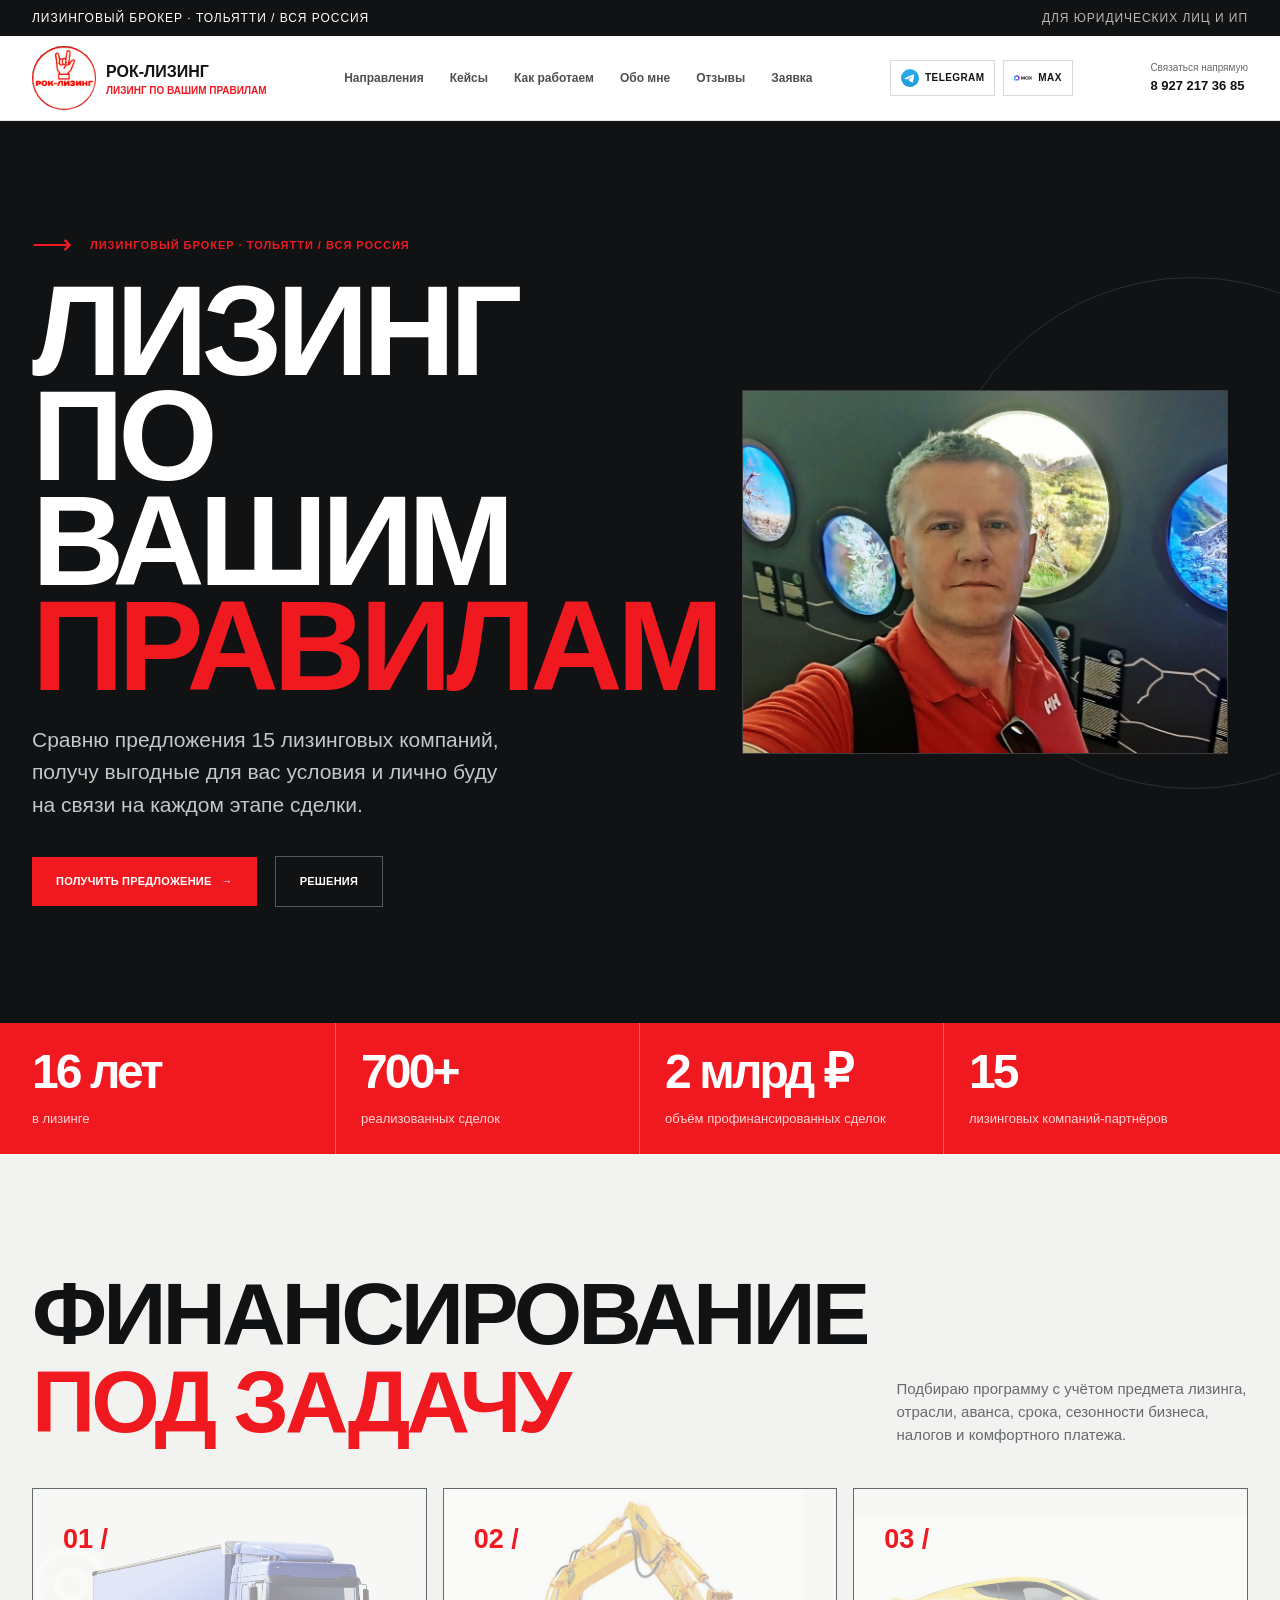
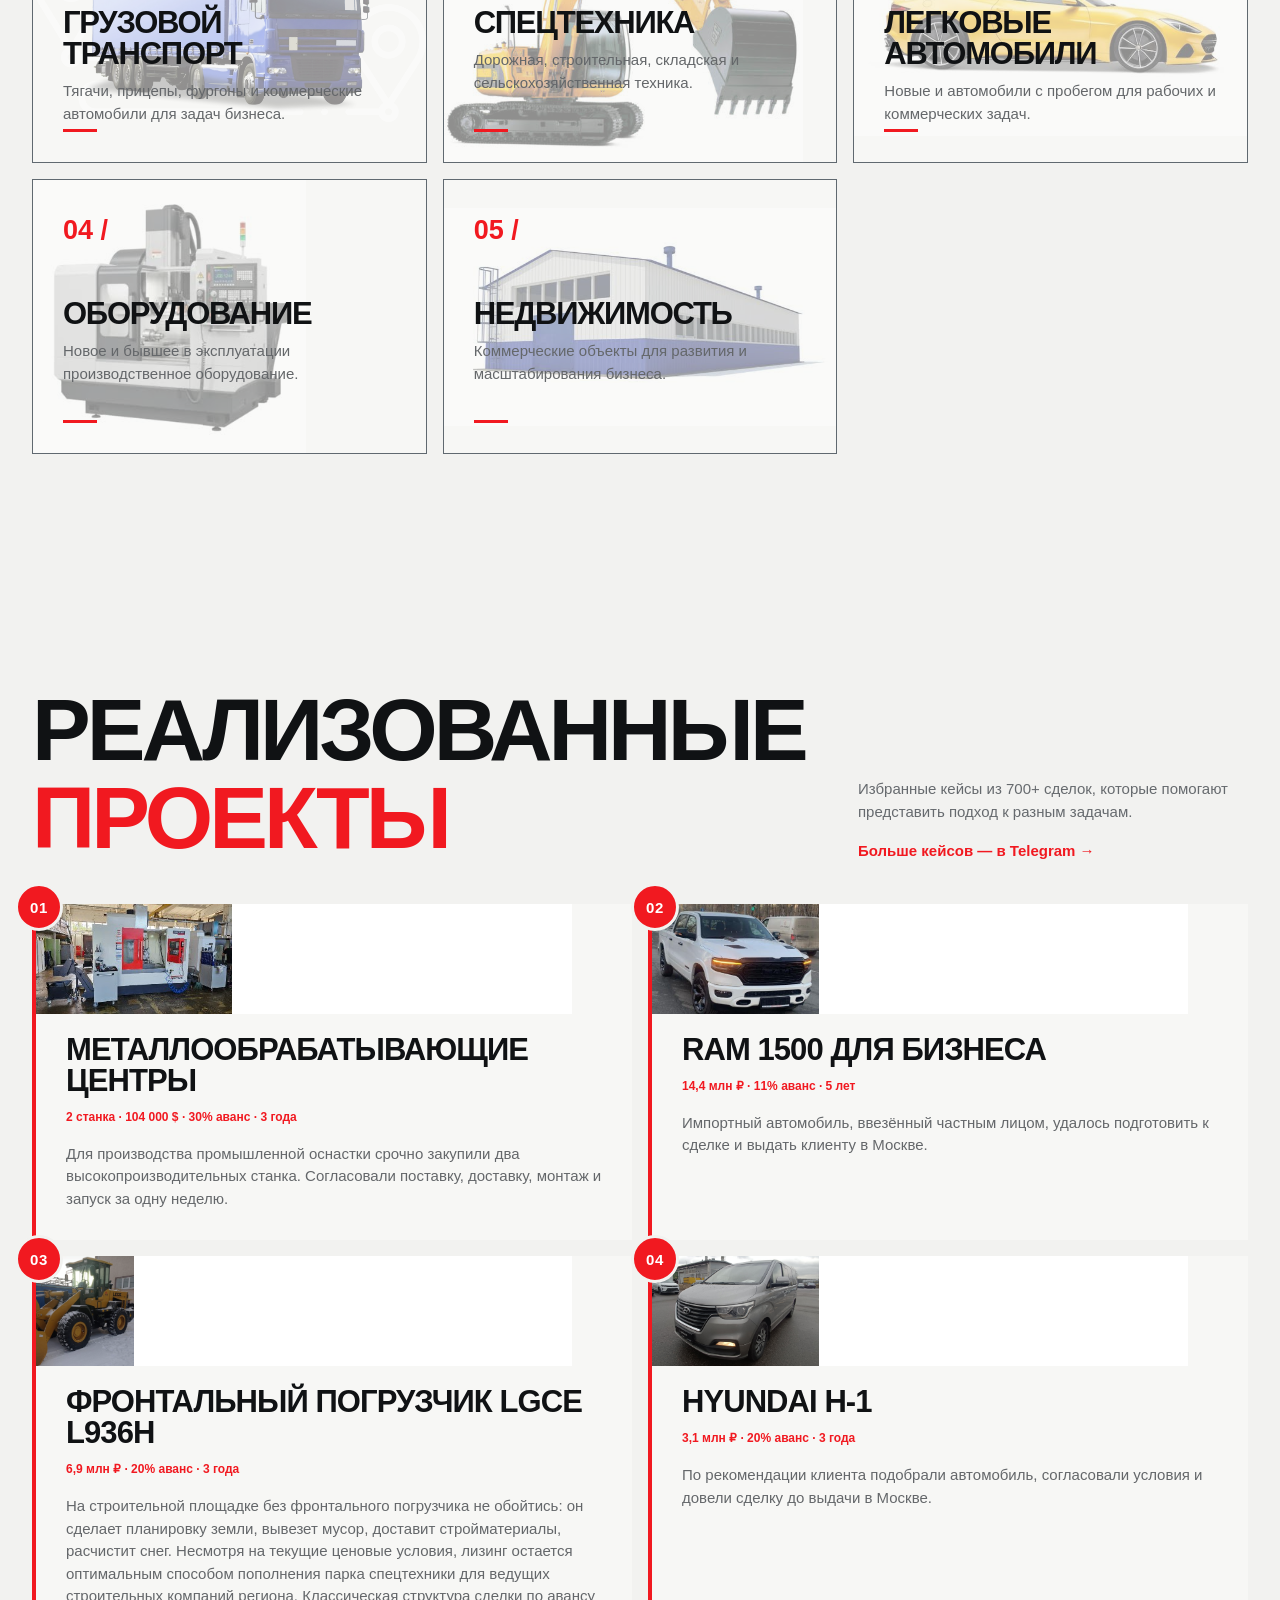
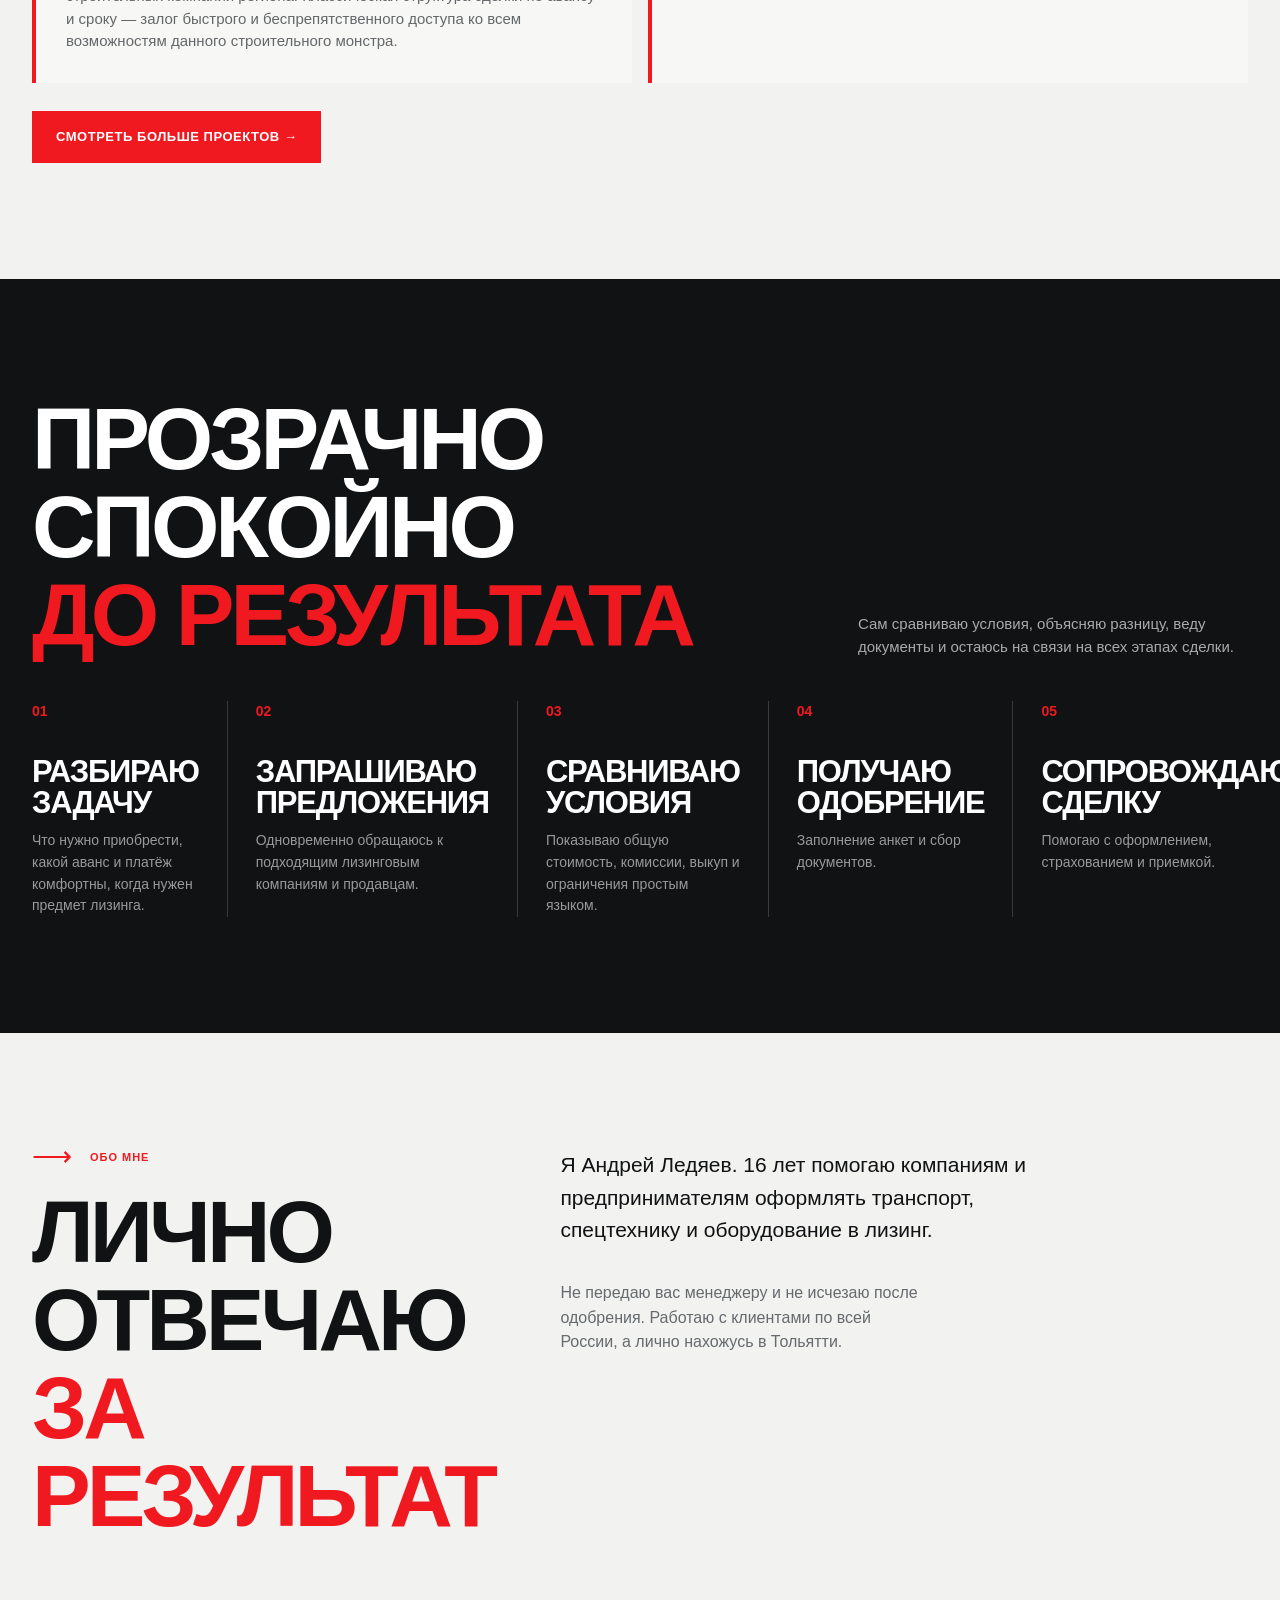
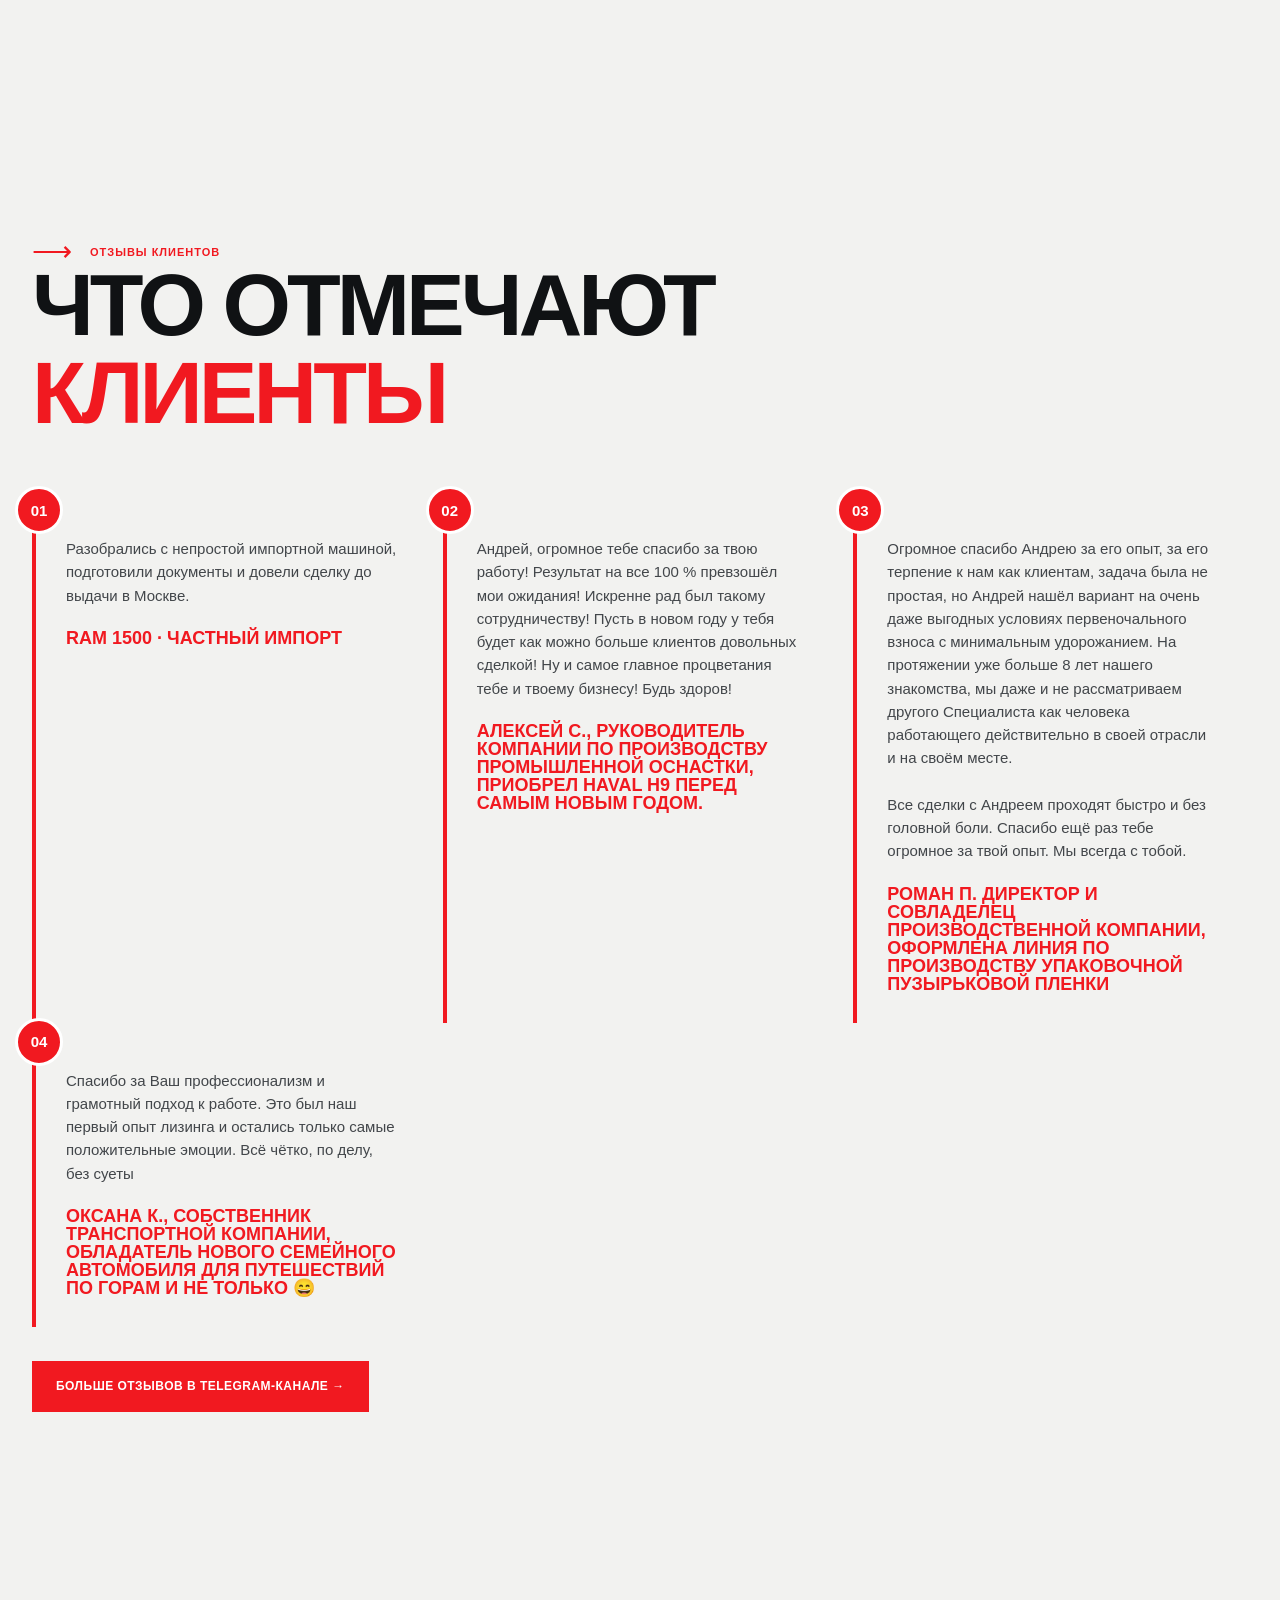
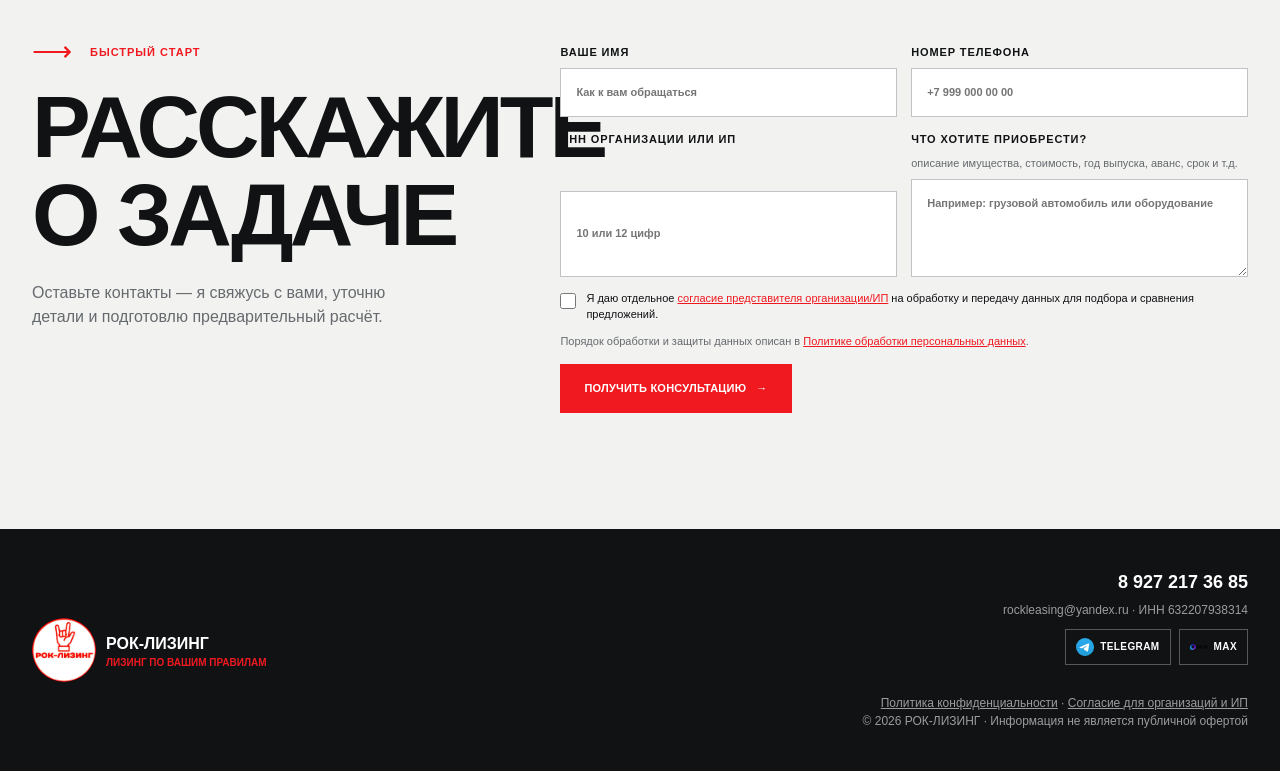
<file: index.html>
<!doctype html>
<html lang="ru">
<head>
  <meta charset="utf-8">
  <meta name="viewport" content="width=device-width, initial-scale=1">
  <meta name="description" content="РОК-ЛИЗИНГ — подбор выгодных условий лизинга с Андреем Ледяевым. Сравним предложения 15 лизинговых компаний.">
  <title>РОК-ЛИЗИНГ — подбор выгодных условий лизинга</title>
  <link rel="icon" type="image/png" href="assets/icons/favicon.png">
  <style>
    :root {
      --red: #ed1c24;
      --red-dark: #bd1017;
      --ink: #111111;
      --muted: #707070;
      --line: #dfdfdf;
      --paper: #f6f6f4;
      --white: #ffffff;
      --radius: 22px;
    }

    * { box-sizing: border-box; }
    html { scroll-behavior: smooth; }
    body {
      margin: 0;
      color: var(--ink);
      background: var(--paper);
      font-family: Arial, Helvetica, sans-serif;
      line-height: 1.45;
    }
    a { color: inherit; text-decoration: none; }
    button, input, textarea { font: inherit; }
    .container { width: min(1180px, calc(100% - 48px)); margin: 0 auto; }

    .topbar {
      background: var(--ink);
      color: var(--white);
      font-size: 12px;
      letter-spacing: .08em;
      text-transform: uppercase;
    }
    .topbar__inner {
      min-height: 36px;
      display: flex;
      align-items: center;
      justify-content: space-between;
      gap: 20px;
    }
    .topbar__inner span:last-child { color: #b8b8b8; }

    header {
      background: var(--white);
      border-bottom: 1px solid var(--line);
      position: sticky;
      top: 0;
      z-index: 10;
    }
    .nav {
      height: 78px;
      display: flex;
      align-items: center;
      justify-content: space-between;
      gap: 32px;
    }
    .logo {
      display: inline-flex;
      align-items: center;
      gap: 10px;
      font-weight: 900;
      letter-spacing: -.04em;
      font-size: 22px;
    }
    .logo__image {
      width: 52px;
      height: 52px;
      display: block;
      object-fit: cover;
      border-radius: 50%;
    }
    .logo__text { display: grid; gap: 1px; }
    header .logo__text { color: var(--ink); }
    .logo__tagline {
      color: var(--red);
      font-size: 9px;
      font-weight: 700;
      letter-spacing: .02em;
      line-height: 1.1;
      text-transform: none;
    }
    nav { display: flex; align-items: center; gap: 28px; font-size: 14px; }
    nav a { color: #4f4f4f; transition: color .2s ease; }
    nav a:hover { color: var(--red); }
    .nav__phone { font-weight: 700; color: var(--ink); white-space: nowrap; }
    .nav__phone small { display: block; font-weight: 400; color: var(--muted); text-align: right; font-size: 10px; }
    .contact-links { display: flex; align-items: center; gap: 8px; }
    .contact-link {
      display: inline-flex;
      align-items: center;
      gap: 6px;
      padding: 8px 10px;
      border: 1px solid var(--line);
      color: var(--ink);
      font-size: 10px;
      font-weight: 800;
      letter-spacing: .04em;
      text-transform: uppercase;
      white-space: nowrap;
    }
    .contact-link:hover { border-color: var(--red); color: var(--red); }
    .contact-link__icon { width: 18px; height: 18px; display: block; flex: 0 0 auto; }

    .hero {
      overflow: hidden;
      background: var(--white);
      border-bottom: 1px solid var(--line);
    }
    .hero__grid {
      min-height: 560px;
      display: grid;
      grid-template-columns: 1.04fr .96fr;
      align-items: center;
      gap: 60px;
      position: relative;
    }
    .hero__grid:after {
      content: "";
      position: absolute;
      width: 510px;
      height: 510px;
      border: 1px solid #e8e8e8;
      border-radius: 50%;
      right: -200px;
      top: 40px;
    }
    .eyebrow {
      display: flex;
      align-items: center;
      gap: 10px;
      color: var(--red);
      font-size: 12px;
      font-weight: 800;
      letter-spacing: .14em;
      text-transform: uppercase;
    }
    .eyebrow:before { content: "⟶"; width: 48px; color: var(--red); font-size: 28px; font-weight: 400; line-height: .6; }
    h1 {
      max-width: 650px;
      text-align: left;
      font-size: clamp(46px, 6vw, 82px);
      line-height: .82;
      letter-spacing: -.07em;
      text-transform: uppercase;
      margin: 25px 0 25px;
    }
    h1 em { color: var(--red); font-style: normal; }
    .hero__lead { max-width: 490px; color: #5f5f5f; font-size: 18px; margin: 0 0 34px; }
    .hero__slogan {
      color: var(--red);
      font-size: 14px;
      font-weight: 800;
      letter-spacing: .02em;
      margin: -10px 0 22px;
    }
    .actions { display: flex; align-items: center; gap: 18px; flex-wrap: wrap; }
    .button {
      border: 0;
      border-radius: 4px;
      padding: 16px 24px;
      display: inline-flex;
      align-items: center;
      justify-content: center;
      gap: 10px;
      cursor: pointer;
      font-size: 14px;
      font-weight: 800;
      transition: transform .2s ease, background .2s ease;
    }
    .button:hover { transform: translateY(-2px); }
    .button--red { background: var(--red); color: var(--white); }
    .button--red:hover { background: var(--red-dark); }
    .button--light { background: #f1f1f1; color: var(--ink); }
    .button--light:hover { background: #e6e6e6; }
    .hero__note { margin-top: 24px; font-size: 12px; color: #888; }
    .hero__visual { position: relative; z-index: 1; min-height: 440px; min-width: 0; display: grid; place-items: center; }
    .hero__photo {
      display: block;
      width: min(100%, 500px);
      aspect-ratio: 4 / 3;
      object-fit: cover;
      border: 1px solid #3b3e41;
    }
    .visual-card {
      width: min(100%, 460px);
      aspect-ratio: 1 / 1.08;
      background: var(--ink);
      color: var(--white);
      padding: 32px;
      position: relative;
      overflow: hidden;
      transform: rotate(3deg);
      box-shadow: 22px 22px 0 var(--red);
    }
    .visual-card:after {
      content: "Р";
      position: absolute;
      color: var(--red);
      opacity: .9;
      font-size: 420px;
      font-weight: 900;
      line-height: .8;
      right: -38px;
      bottom: -30px;
      letter-spacing: -.2em;
    }
    .visual-card__label { color: #9e9e9e; font-size: 11px; letter-spacing: .12em; text-transform: uppercase; position: relative; z-index: 1; }
    .visual-card h2 { max-width: 260px; font-size: 38px; line-height: .95; letter-spacing: -.07em; position: relative; z-index: 1; margin: 100px 0 0; }
    .visual-card__number { position: absolute; z-index: 1; left: 32px; bottom: 30px; font-size: 12px; color: #bbb; }

    .stats { background: var(--red); color: var(--white); }
    .stats__grid { display: grid; grid-template-columns: repeat(4, 1fr); }
    .stat { min-height: 126px; padding: 25px 20px 24px 0; border-right: 1px solid rgba(255,255,255,.3); }
    .stat:not(:first-child) { padding-left: 25px; }
    .stat:last-child { border-right: 0; }
    .stat strong { display: block; font-size: 34px; line-height: 1; letter-spacing: -.06em; margin-bottom: 10px; }
    .stat span { color: #ffd5d5; font-size: 13px; }

    section { padding: 96px 0; }
    .section-head { display: flex; align-items: end; justify-content: space-between; gap: 30px; margin-bottom: 42px; }
    .section-title { margin: 0; font-size: clamp(34px, 4vw, 56px); line-height: .98; letter-spacing: -.06em; }
    .section-copy { max-width: 390px; color: var(--muted); margin: 0; }
    .services { background: var(--paper); }
    .cards { display: grid; grid-template-columns: repeat(3, 1fr); gap: 18px; }
    .card {
      background: var(--white);
      border: 1px solid var(--line);
      padding: 30px;
      min-height: 260px;
      position: relative;
      transition: transform .2s ease, box-shadow .2s ease;
    }
    .card:hover { transform: translateY(-5px); box-shadow: 0 16px 32px rgba(0,0,0,.07); }
    .card { overflow: hidden; }
    .card:before { content: ""; position: absolute; inset: 0; background-position: left center; background-repeat: no-repeat; background-size: contain; opacity: .42; pointer-events: none; }
    .card:hover:before { filter: brightness(1.3); }
    .card:nth-child(1):before { background-image: url('category-images/cargo.png'); }
    .card:nth-child(2):before { background-image: url('category-images/special-equipment-excavator.jpg'); }
    .card:nth-child(3):before { background-image: url('category-images/passenger.jpg'); }
    .card:nth-child(4):before { background-image: url('category-images/equipment.jpg'); }
    .card:nth-child(5):before { background-image: url('category-images/real-estate.jpg'); }
    .card > * { position: relative; z-index: 1; }
    .card__icon { color: var(--red); font-size: 27px; font-weight: 900; }
    .card h3 { font-size: 21px; letter-spacing: -.04em; margin: 46px 0 10px; }
    .card p { color: var(--muted); font-size: 14px; margin: 0; }
    .card__line { width: 34px; height: 3px; background: var(--red); position: absolute; left: 30px; bottom: 30px; }

    .cases { background: var(--white); }
    .cases__grid { display: grid; grid-template-columns: repeat(2, 1fr); gap: 32px; counter-reset: realized-projects; }
    .case {
      border-left: 4px solid var(--red);
      padding-left: 30px;
      padding-bottom: 30px;
      border-bottom: 1px solid var(--line);
      position: relative;
      counter-increment: realized-projects;
    }
    .case:before {
      content: counter(realized-projects, decimal-leading-zero);
      position: absolute;
      top: -21px;
      left: -21px;
      width: 42px;
      height: 42px;
      display: grid;
      place-items: center;
      border: 3px solid var(--paper);
      border-radius: 50%;
      background: var(--red);
      color: var(--white);
      z-index: 2;
      font: 700 15px/1 'Roboto Condensed', 'Arial Narrow', sans-serif;
      letter-spacing: .04em;
    }
    .case:nth-child(odd) { border-bottom: 0; }
    .case__image { width: 100%; height: 150px; object-fit: cover; display: block; margin: -30px -30px 20px; width: calc(100% + 60px); }
    .case__title { font-size: 20px; font-weight: 800; letter-spacing: -.03em; margin: 0 0 8px; }
    .case__meta { color: var(--muted); font-size: 13px; margin-bottom: 16px; }
    .case__meta strong { color: var(--red); font-weight: 700; }
    .case__desc { color: #5f5f5f; font-size: 15px; margin: 0; line-height: 1.5; }

    .process { background: var(--ink); color: var(--white); }
    .process .section-copy { color: #aaa; }
    .process__grid { display: grid; grid-template-columns: repeat(5, 1fr); gap: 0; }
    .step { padding: 0 28px 0 0; position: relative; }
    .step:not(:last-child) { margin-right: 28px; border-right: 1px solid #3b3b3b; }
    .step__number { color: var(--red); font-size: 14px; font-weight: 800; }
    .step h3 { margin: 34px 0 12px; font-size: 20px; letter-spacing: -.04em; }
    .step p { color: #999; font-size: 14px; margin: 0; }

    .form-section { background: var(--white); }
    .reviews-section { background: var(--paper); }
    .form-wrap { display: grid; grid-template-columns: .8fr 1.2fr; gap: 70px; align-items: start; }
    .reviews-block { margin-top: 72px; }
    .reviews-block .section-title { margin: 0 0 28px; }
    .reviews-grid { display: grid; grid-template-columns: repeat(3, 1fr); gap: 16px; }
    .review-card {
      position: relative;
      min-height: 220px;
      padding: 30px;
      border-left: 4px solid var(--red);
      background: var(--paper);
      color: var(--ink);
      counter-increment: reviews;
    }
    .reviews-grid { counter-reset: reviews; }
    .review-card:before {
      content: counter(reviews, decimal-leading-zero);
      position: absolute;
      top: -21px;
      left: -21px;
      width: 42px;
      height: 42px;
      display: grid;
      place-items: center;
      border: 3px solid var(--white);
      border-radius: 50%;
      background: var(--red);
      color: var(--white);
      font: 700 15px/1 'Roboto Condensed', 'Arial Narrow', sans-serif;
    }
    .review-card p { margin: 0 0 22px; color: #42464a; font-size: 15px; }
    .review-card strong { display: block; color: var(--red); font: 700 18px/1 'Roboto Condensed', 'Arial Narrow', sans-serif; text-transform: uppercase; }
    .reviews-channel { display: inline-flex; margin-top: 34px; padding: 16px 24px; background: var(--red); color: var(--white); font-size: 12px; font-weight: 800; letter-spacing: .04em; text-transform: uppercase; }
    .reviews-channel:hover { background: var(--red-dark); }
    @media (max-width: 800px) {
      .reviews-grid { grid-template-columns: 1fr; gap: 28px; }
    }
    .form-wrap .section-title { max-width: 430px; }
    .form-intro { color: var(--muted); max-width: 360px; margin: 22px 0 0; }
    form { display: grid; grid-template-columns: 1fr 1fr; gap: 14px; }
    label { display: grid; gap: 7px; font-size: 11px; font-weight: 800; letter-spacing: .08em; text-transform: uppercase; }
    label:last-of-type, form .button { grid-column: 1 / -1; }
    input, textarea { width: 100%; border: 1px solid #d8d8d8; border-radius: 3px; padding: 15px; color: var(--ink); outline: none; background: #fafafa; }
    input:focus, textarea:focus { border-color: var(--red); box-shadow: 0 0 0 2px rgba(237,28,36,.12); }
    textarea { min-height: 98px; resize: vertical; }
    form .button { width: fit-content; }
    .form-message { display: none; color: #1c7b43; font-size: 13px; margin: 0; grid-column: 1 / -1; }

    footer { background: var(--ink); color: var(--white); padding: 40px 0; }
    .footer__inner { display: flex; justify-content: space-between; align-items: center; gap: 30px; }
    .footer__details { color: #9c9c9c; font-size: 12px; text-align: right; }
    .footer__details > a { color: var(--white); font-size: 18px; font-weight: 800; display: block; margin-bottom: 4px; }
    .footer__details span a { color: inherit; font-size: inherit; font-weight: inherit; display: inline; margin: 0; }
    .footer__contact-links { justify-content: flex-end; margin: 10px 0; }
    .footer__contact-links .contact-link { border-color: #55595d; color: var(--white); font-size: 10px; }
    .footer__contact-links .contact-link:hover { border-color: var(--white); color: var(--white); }

    @media (max-width: 800px) {
      .container { width: min(100% - 32px, 600px); }
      nav { display: none; }
      .nav { height: auto; min-height: 68px; padding: 8px 0; gap: 12px; }
      .nav__phone small { display: none; }
      .nav__contact-links { margin-left: auto; }
      .hero__grid, .form-wrap { grid-template-columns: 1fr; gap: 40px; }
      .hero__grid { padding: 70px 0 90px; }
      .hero__visual { min-height: auto; }
      .hero__photo { width: 100%; }
      .visual-card { width: min(86%, 400px); }
      .stats__grid, .process__grid { grid-template-columns: repeat(2, 1fr); }
      .stat:nth-child(2) { border-right: 0; }
      .stat:nth-child(n+3) { border-top: 1px solid rgba(255,255,255,.3); }
      .stat:nth-child(3) { padding-left: 0; }
      .section-head { display: block; }
      .section-copy { margin-top: 18px; }
      .cards { grid-template-columns: 1fr; }
      .step { padding: 0 0 30px; margin: 0 0 30px !important; border: 0 !important; border-bottom: 1px solid #3b3b3b !important; }
      .step:last-child { border: 0 !important; margin-bottom: 0 !important; padding-bottom: 0; }
      section { padding: 70px 0; }
      .footer__inner { align-items: start; flex-direction: column; }
      .footer__details { text-align: left; }
      .footer__contact-links { justify-content: flex-start; }
    }
    @media (max-width: 480px) {
      .topbar__inner span:last-child { display: none; }
      .nav__phone { display: none; }
      .nav__contact-links .contact-link { padding: 7px 8px; font-size: 9px; }
      h1 { font-size: 55px; }
      .hero__lead { font-size: 16px; }
      form { grid-template-columns: 1fr; }
      label:last-of-type, form .button { grid-column: auto; }
      .stat strong { font-size: 28px; }
    }
    @import url('https://fonts.googleapis.com/css2?family=Onest:wght@400;500;600;700&family=Roboto+Condensed:wght@500;600;700;800&display=swap');

    :root {
      --red: #f11920;
      --red-dark: #c91017;
      --ink: #101214;
      --muted: #64676a;
      --line: #d9d6d0;
      --paper: #f2f0eb;
      --white: #ffffff;
    }
    body { background: var(--paper); color: var(--ink); font-family: 'Onest', Arial, sans-serif; font-size: 16px; line-height: 1.55; }
    h1, h2, h3, .section-title, .visual-card h2 { font-family: 'Roboto Condensed', 'Arial Narrow', sans-serif; font-weight: 700; }
    .container { width: min(1216px, calc(100% - 48px)); }
    .topbar { background: var(--ink); font-family: 'Onest', Arial, sans-serif; }
    header { background: rgba(255,255,255,.96); border-bottom: 1px solid #e8e5df; }
    .nav { height: 84px; }
    .logo { font-family: 'Onest', Arial, sans-serif; font-size: 16px; letter-spacing: 0; }
    .logo__image { width: 64px; height: 64px; image-rendering: auto; }
    .logo__tagline { font-size: 10px; letter-spacing: 0; }
    nav { font-size: 12px; font-weight: 600; gap: 26px; }
    .nav__phone { font-size: 13px; }
    .nav__phone small { font-size: 10px; }
    .hero { background: var(--ink); color: var(--white); border-bottom: 0; }
    .hero__grid { min-height: 620px; }
    .hero__grid:after { border-color: #2b2e31; }
    .eyebrow { font-family: 'Onest', Arial, sans-serif; font-size: 11px; letter-spacing: .09em; }
    h1 { font-size: clamp(56px, 8vw, 105px); letter-spacing: -.045em; line-height: .91; }
    .hero__lead { color: #c4c6c7; font-size: 17px; line-height: 1.55; }
    .hero__slogan { color: #ff5960; font-size: 13px; letter-spacing: .05em; text-transform: uppercase; }
    .button { border-radius: 0; min-height: 48px; font-family: 'Onest', Arial, sans-serif; font-size: 11px; letter-spacing: .02em; text-transform: uppercase; }
    .button--light { background: transparent; border: 1px solid #55595d; color: var(--white); }
    .button--light:hover { background: #25282b; }
    .hero__note { color: #92969a; }
    .visual-card { background: #25282b; box-shadow: 24px 24px 0 var(--red); }
    .stats { background: var(--red); }
    .stat strong { font-family: 'Roboto Condensed', 'Arial Narrow', sans-serif; font-size: 38px; font-weight: 700; }
    section { padding: 116px 0; }
    .services { background: var(--paper); }
    .section-title { font-size: clamp(42px, 5.5vw, 72px); letter-spacing: -.045em; }
    .section-copy, .card p, .case__desc { color: var(--muted); font-size: 15px; }
    .cards { gap: 16px; }
    .card { border: 1px solid var(--line); border-radius: 0; background: rgba(255,255,255,.42); min-height: 275px; }
    .card:hover { box-shadow: none; background: var(--white); }
    .card h3, .case__title { font-family: 'Roboto Condensed', 'Arial Narrow', sans-serif; font-size: 25px; font-weight: 700; }
    .cases { background: var(--paper); }
    .cases__grid { gap: 16px; }
    .case { background: var(--white); border: 0; border-left: 4px solid var(--red); padding: 30px; transition: transform .2s ease; cursor: pointer; }
    .case:hover { transform: translateY(-4px); }
    .case__image { height: 110px; margin: -30px -30px 20px; width: calc(100% + 60px); object-fit: contain; object-position: left center; background: var(--white); filter: saturate(.9); }
    .case__meta { font-size: 12px; color: var(--muted); }
    .case__meta strong { color: var(--red); font-weight: 700; }
    .process { background: var(--ink); }
    .process .section-title { color: var(--white); }
    .step h3 { font-family: 'Roboto Condensed', 'Arial Narrow', sans-serif; font-size: 25px; }
    .form-section { background: var(--paper); }
    input, textarea { border: 1px solid var(--line); border-radius: 0; background: rgba(255,255,255,.55); font-family: 'Onest', Arial, sans-serif; }
    input:focus, textarea:focus { border-color: var(--red); box-shadow: none; background: var(--white); }
    footer { background: var(--ink); }
    .hero-collage {
      width: min(100%, 500px);
      aspect-ratio: 1 / 1.08;
      display: grid;
      grid-template-columns: 1.12fr .88fr;
      grid-template-rows: 1fr 1fr;
      gap: 6px;
      padding: 6px;
      background: var(--red);
      transform: rotate(2deg);
      box-shadow: 18px 18px 0 #25282b;
      overflow: hidden;
    }
    .hero-collage__tile {
      position: relative;
      min-width: 0;
      overflow: hidden;
      background-position: center;
      background-repeat: no-repeat;
      background-size: contain;
      background-color: rgba(16,18,20,.88);
      filter: saturate(.84) contrast(1.02);
      opacity: .96;
    }
    .hero-collage__tile--suv { grid-row: span 2; background-image: url('hero-images/hero-suv.jpg'); background-position: 58% center; }
    .hero-collage__tile--jaecoo { background-image: url('hero-images/hero-jaecoo.jpg'); background-position: 48% center; }
    .hero-collage__tile--machine { background-image: url('hero-images/hero-machine.jpg'); background-position: 44% center; }
    .hero-collage__tile--ram { display: none; }
    .hero-collage__tile:after {
      content: "";
      position: absolute;
      inset: 0;
      background: rgba(16,18,20,.12);
      pointer-events: none;
    }
    @media (max-width: 800px) {
      .container { width: min(100% - 32px, 620px); }
      .hero__grid { min-height: auto; padding: 85px 0 105px; }
      .visual-card { box-shadow: 14px 14px 0 var(--red); }
      .case__image { height: 90px; }
      section { padding: 82px 0; }
    }    .cases__channel { display: inline-block; color: var(--red); font-weight: 700; margin-top: 16px; }
    .cases__more { display: inline-flex; align-items: center; gap: 14px; margin-top: 28px; padding: 16px 24px; background: var(--red); color: var(--white); font-size: 13px; font-weight: 800; letter-spacing: .04em; text-transform: uppercase; text-decoration: none; transition: background .2s ease, transform .2s ease; }
    .cases__more:hover { background: var(--red-dark); transform: translateY(-2px); }
    .optional { color: var(--muted); font-weight: 400; text-transform: none; letter-spacing: 0; }
    .consent-check { display: flex; grid-template-columns: auto 1fr; align-items: flex-start; gap: 10px; font-size: 11px; font-weight: 400; letter-spacing: 0; text-transform: none; line-height: 1.45; }
    .consent-check input { width: 16px; height: 16px; margin: 2px 0 0; flex: 0 0 auto; }
    .consent-check a, .privacy-note a, .footer__link {
      color: var(--red);
      text-decoration: underline;
      cursor: pointer;
      position: relative;
      z-index: 2;
      pointer-events: auto;
    }
    .privacy-note { grid-column: 1 / -1; color: var(--muted); font-size: 11px; margin: -4px 0 0; }    /* Graphite background theme */
    :root { --paper: #f2f2f0; --muted: #666a6e; --line: #d7d9da; }
    body { background: var(--paper); color: var(--ink); }
    .services, .cases, .form-section, .reviews-section { background: var(--paper); }
    .section-copy, .card p, .case__desc { color: var(--muted); }
    .section-title { color: var(--ink); }
    .card { background: #f7f7f5; color: var(--ink); border-color: #606970; }
    .card p { color: #64676a; }
    .case { background: #f7f7f5; color: var(--ink); }
    .case__desc, .case__meta { color: #64676a; }
    .form-intro { color: var(--muted); }
    label { color: var(--ink); }
    input, textarea { background: #fff; color: var(--ink); border-color: #bfc3c6; }  </style><style>
    h1 { font-size: clamp(70px, 10vw, 131px); line-height: .82; text-transform: uppercase; }
    .section-title { font-size: clamp(52px, 6.875vw, 90px); }
    .hero__slogan { font-size: 16px; }
    .hero__lead { font-size: 21px; }
    .form-section .hero__lead { color: var(--ink); }
    .visual-card h2 { font-size: 48px; }
    .card h3, .case__title, .step h3 { font-size: 31px; }
    .stat strong { font-size: 48px; }
    @media (max-width: 800px) {
      h1 { font-size: clamp(60px, 12.5vw, 88px); line-height: .8; text-transform: uppercase; }
      .section-title { font-size: clamp(47px, 8vw, 65px); }
      .hero__lead { font-size: 20px; }
      .card h3, .case__title, .step h3 { font-size: 28px; }
    }      /* Scale key typography by 25% */
    h1 { font-size: clamp(70px, 10vw, 131px); line-height: .82; text-transform: uppercase; }
    .section-title { font-size: clamp(52px, 6.875vw, 90px); }
    .hero__slogan { font-size: 16px; }
    .hero__lead { font-size: 21px; }
    .visual-card h2 { font-size: 48px; }
    .card h3, .case__title, .step h3 { font-size: 31px; }
    .stat strong { font-size: 48px; }
    @media (max-width: 800px) {
      h1 { font-size: clamp(60px, 12.5vw, 88px); line-height: .8; text-transform: uppercase; }
      .section-title { font-size: clamp(47px, 8vw, 65px); }
      .hero__lead { font-size: 20px; }
      .card h3, .case__title, .step h3 { font-size: 28px; }
    }
    .hero__slogan,
    .section-title,
    .card h3,
    .case__title,
    .step h3 {
      text-transform: uppercase;
      line-height: 1;
    }
    .logo__tagline {
      text-transform: uppercase;
      line-height: 1;
    }
    .cases .case__image {
      object-fit: contain;
      object-position: left center;
    }     
</style>
  <link rel="stylesheet" href="responsive.css">
</head>
<body>
  <div class="topbar">
    <div class="container topbar__inner">
      <span>Лизинговый брокер · Тольятти / вся Россия</span>
      <span>Для юридических лиц и ИП</span>
    </div>
  </div>

  <header>
    <div class="container nav">
      <a class="logo" href="#" aria-label="РОК-ЛИЗИНГ — Лизинг по вашим правилам">
        <img class="logo__image" src="rok-leasing-logo.jpg" alt="Логотип РОК-ЛИЗИНГ">
        <span class="logo__text"><span>РОК-ЛИЗИНГ</span><span class="logo__tagline">Лизинг по вашим правилам</span></span>
      </a>
      <nav aria-label="Основная навигация">
        <a href="#services">Направления</a>
        <a href="#cases">Кейсы</a>
        <a href="#process">Как работаем</a>
        <a href="#about">Обо мне</a>
        <a href="#reviews">Отзывы</a>
        <a href="#request">Заявка</a>
      </nav>
      <div class="nav__contact-links contact-links" aria-label="Связаться в мессенджерах">
        <a class="contact-link" href="https://t.me/Andrew_tol" target="_blank" rel="noopener noreferrer" aria-label="Написать в Telegram"><img class="contact-link__icon" src="assets/icons/telegram-logo.svg" alt="">Telegram</a>
        <a class="contact-link" href="https://max.ru/u/f9LHodD0cOJPvlp0VBlNn9YOTiJM2QaoNQLh-k1BKUKkpNs5r4ZUwkQ7n7o" target="_blank" rel="noopener noreferrer" aria-label="Написать в MAX"><img class="contact-link__icon" src="assets/icons/max-logo.svg" alt="">MAX</a>
      </div>
      <a class="nav__phone" href="tel:+79272173685">
        <small>Связаться напрямую</small>
        8 927 217 36 85
      </a>
    </div>
  </header>

  <main>
    <section class="hero">
      <div class="container hero__grid">
        <div>
          <div class="eyebrow">Лизинговый брокер · Тольятти / вся Россия</div>
          <h1>ЛИЗИНГ<br>ПО ВАШИМ<br><em>ПРАВИЛАМ</em></h1>
          <p class="hero__lead">Сравню предложения 15 лизинговых компаний, получу выгодные для вас условия и лично буду на связи на каждом этапе сделки.</p>
          <div class="actions">
            <a class="button button--red" href="#request">Получить предложение <span>→</span></a>
            <a class="button button--light" href="#services">Решения</a>
          </div>
        </div>
        <div class="hero__visual">
          <img class="hero__photo" src="assets/images/hero-photo.jpg" alt="Предприниматель в кабине самолёта">
        </div>
      </div>
    </section>

    <div class="stats">
      <div class="container stats__grid">
        <div class="stat"><strong>16 лет</strong><span>в лизинге</span></div>
        <div class="stat"><strong>700+</strong><span>реализованных сделок</span></div>
        <div class="stat"><strong>2 млрд ₽</strong><span>объём профинансированных сделок</span></div>
        <div class="stat"><strong>15</strong><span>лизинговых компаний-партнёров</span></div>
      </div>
    </div>

    <section class="services" id="services">
      <div class="container">
        <div class="section-head">
          <h2 class="section-title">Финансирование<br><span style="color:var(--red)">под задачу</span></h2>
          <p class="section-copy">Подбираю программу с учётом предмета лизинга, отрасли, аванса, срока, сезонности бизнеса, налогов и комфортного платежа.</p>
        </div>
        <div class="cards">
          <article class="card">
            <div class="card__icon">01 /</div>
            <h3>Грузовой транспорт</h3>
            <p>Тягачи, прицепы, фургоны и коммерческие автомобили для задач бизнеса.</p>
            <div class="card__line"></div>
          </article>
          <article class="card">
            <div class="card__icon">02 /</div>
            <h3>Спецтехника</h3>
            <p>Дорожная, строительная, складская и сельскохозяйственная техника.</p>
            <div class="card__line"></div>
          </article>
          <article class="card">
            <div class="card__icon">03 /</div>
            <h3>Легковые автомобили</h3>
            <p>Новые и автомобили с пробегом для рабочих и коммерческих задач.</p>
            <div class="card__line"></div>
          </article>
          <article class="card">
            <div class="card__icon">04 /</div>
            <h3>Оборудование</h3>
            <p>Новое и бывшее в эксплуатации производственное оборудование.</p>
            <div class="card__line"></div>
          </article>
          <article class="card">
            <div class="card__icon">05 /</div>
            <h3>Недвижимость</h3>
            <p>Коммерческие объекты для развития и масштабирования бизнеса.</p>
            <div class="card__line"></div>
          </article>
        </div>
      </div>
    </section>

    <section class="cases" id="cases">
      <div class="container">
        <div class="section-head">
          <h2 class="section-title">Реализованные<br><span style="color:var(--red)">проекты</span></h2>
          <p class="section-copy">Избранные кейсы из 700+ сделок, которые помогают представить подход к разным задачам.<br><a class="cases__channel" href="https://t.me/rockleasing" target="_blank" rel="noopener noreferrer">Больше кейсов — в Telegram →</a></p>
        </div>
                        <div class="cases__grid">
          <a class="case" href="https://t.me/rockleasing/13" target="_blank" rel="noopener noreferrer" aria-label="Открыть кейс о металлообрабатывающих центрах"><img loading="lazy" decoding="async" class="case__image" src="case-images/case-13.jpg" alt="Производственное оборудование"><h3 class="case__title">Металлообрабатывающие центры</h3><p class="case__meta"><strong>2 станка · 104 000 $ · 30% аванс · 3 года</strong></p><p class="case__desc">Для производства промышленной оснастки срочно закупили два высокопроизводительных станка. Согласовали поставку, доставку, монтаж и запуск за одну неделю.</p></a>
          <a class="case" href="https://t.me/rockleasing/30" target="_blank" rel="noopener noreferrer" aria-label="Открыть кейс о RAM 1500"><img loading="lazy" decoding="async" class="case__image" src="case-images/case-30.jpg" alt="Автомобиль RAM 1500"><h3 class="case__title">RAM 1500 для бизнеса</h3><p class="case__meta"><strong>14,4 млн ₽ · 11% аванс · 5 лет</strong></p><p class="case__desc">Импортный автомобиль, ввезённый частным лицом, удалось подготовить к сделке и выдать клиенту в Москве.</p></a>
          <a class="case" href="https://t.me/rockleasing/33" target="_blank" rel="noopener noreferrer" aria-label="Открыть кейс о фронтальном погрузчике LGCE L936H"><img loading="lazy" decoding="async" class="case__image" src="case-images/case-33.jpg" alt="Фронтальный погрузчик LGCE L936H"><h3 class="case__title">Фронтальный погрузчик LGCE L936H</h3><p class="case__meta"><strong>6,9 млн ₽ · 20% аванс · 3 года</strong></p><p class="case__desc">На строительной площадке без фронтального погрузчика не обойтись: он сделает планировку земли, вывезет мусор, доставит стройматериалы, расчистит снег. Несмотря на текущие ценовые условия, лизинг остается оптимальным способом пополнения парка спецтехники для ведущих строительных компаний региона. Классическая структура сделки по авансу и сроку — залог быстрого и беспрепятственного доступа ко всем возможностям данного строительного монстра.</p></a>
          <a class="case" href="https://t.me/rockleasing/39" target="_blank" rel="noopener noreferrer" aria-label="Открыть кейс о HYUNDAI H-1"><img loading="lazy" decoding="async" class="case__image" src="case-images/case-39.jpg" alt="Автомобиль HYUNDAI H-1"><h3 class="case__title">HYUNDAI H-1</h3><p class="case__meta"><strong>3,1 млн ₽ · 20% аванс · 3 года</strong></p><p class="case__desc">По рекомендации клиента подобрали автомобиль, согласовали условия и довели сделку до выдачи в Москве.</p></a>
        </div>
        <a class="cases__more" href="cases.html">Смотреть больше проектов →</a>
      </div>
    </section>

    <section class="process" id="process">
      <div class="container">
        <div class="section-head">
          <h2 class="section-title">Прозрачно<br>Спокойно<br><span style="color:var(--red)">До результата</span></h2>
          <p class="section-copy">Сам сравниваю условия, объясняю разницу, веду документы и остаюсь на связи на всех этапах сделки.</p>
        </div>
        <div class="process__grid">
          <div class="step"><div class="step__number">01</div><h3>Разбираю задачу</h3><p>Что нужно приобрести, какой аванс и платёж комфортны, когда нужен предмет лизинга.</p></div>
          <div class="step"><div class="step__number">02</div><h3>Запрашиваю предложения</h3><p>Одновременно обращаюсь к подходящим лизинговым компаниям и продавцам.</p></div>
          <div class="step"><div class="step__number">03</div><h3>Сравниваю условия</h3><p>Показываю общую стоимость, комиссии, выкуп и ограничения простым языком.</p></div>
          <div class="step"><div class="step__number">04</div><h3>Получаю одобрение</h3><p>Заполнение анкет и сбор документов.</p></div>
          <div class="step"><div class="step__number">05</div><h3>Сопровождаю сделку</h3><p>Помогаю с оформлением, страхованием и приемкой.</p></div>
        </div>
      </div>
    </section>

    <section class="form-section" id="about">
      <div class="container form-wrap">
        <div>
          <div class="eyebrow">Обо мне</div>
          <h2 class="section-title" style="margin-top:22px">Лично<br>отвечаю<br><span style="color:var(--red)">за результат</span></h2>
        </div>
        <div>
          <p class="hero__lead" style="margin-top:0">Я Андрей Ледяев. 16 лет помогаю компаниям и предпринимателям оформлять транспорт, спецтехнику и оборудование в лизинг.</p>
          <p class="form-intro">Не передаю вас менеджеру и не исчезаю после одобрения. Работаю с клиентами по всей России, а лично нахожусь в Тольятти.</p>
        </div>
      </div>
    </section>

    <section class="reviews-section" id="reviews">
      <div class="container reviews-block">
        <div class="section-head">
          <div>
            <div class="eyebrow">Отзывы клиентов</div>
            <h2 class="section-title">Что отмечают<br><span style="color:var(--red)">клиенты</span></h2>
          </div>
        </div>
        <div class="reviews-grid">
          <article class="review-card">
            <p>Разобрались с непростой импортной машиной, подготовили документы и довели сделку до выдачи в Москве.</p>
            <strong>RAM 1500 · частный импорт</strong>
          </article>
          <article class="review-card">
            <p>Андрей, огромное тебе спасибо за твою работу! Результат на все 100 % превзошёл мои ожидания! Искренне рад был такому сотрудничеству! Пусть в новом году у тебя будет как можно больше клиентов довольных сделкой! Ну и самое главное процветания тебе и твоему бизнесу! Будь здоров!</p>
            <strong>Алексей С., руководитель компании по производству промышленной оснастки, приобрел Haval H9 перед самым Новым годом.</strong>
          </article>
          <article class="review-card">
            <p>Огромное спасибо Андрею за его опыт, за его терпение к нам как клиентам, задача была не простая, но Андрей нашёл вариант на очень даже выгодных условиях первеночального взноса с минимальным удорожанием. На протяжении уже больше 8 лет нашего знакомства, мы даже и не рассматриваем другого Специалиста как человека работающего действительно в своей отрасли и на своём месте.<br><br>Все сделки с Андреем проходят быстро и без головной боли. Спасибо ещё раз тебе огромное за твой опыт. Мы всегда с тобой.</p>
            <strong>Роман П. директор и совладелец производственной компании, оформлена линия по производству упаковочной пузырьковой пленки</strong>
          </article>
          <article class="review-card">
            <p>Спасибо за Ваш профессионализм и грамотный подход к работе. Это был наш первый опыт лизинга и остались только самые положительные эмоции. Всё чётко, по делу, без суеты</p>
            <strong>Оксана К., собственник транспортной компании, обладатель нового семейного автомобиля для путешествий по горам и не только 😄</strong>
          </article>
        </div>
        <a class="reviews-channel" href="https://t.me/rockleasing" target="_blank" rel="noopener noreferrer">БОЛЬШЕ ОТЗЫВОВ В TELEGRAM-КАНАЛЕ →</a>
      </div>
    </section>

    <section class="form-section" id="request">
      <div class="container form-wrap">
        <div>
          <div class="eyebrow">Быстрый старт</div>
          <h2 class="section-title" style="margin-top:22px">Расскажите<br>о задаче</h2>
          <p class="form-intro">Оставьте контакты — я свяжусь с вами, уточню детали и подготовлю предварительный расчёт.</p>
        </div>
               <form id="request-form" action="https://formspree.io/f/mvkzpevj" method="POST">
          <label>Ваше имя<input type="text" name="name" placeholder="Как к вам обращаться" autocomplete="name" required></label>
          <label>Номер телефона<input type="tel" name="phone" placeholder="+7 999 000 00 00" autocomplete="tel" required></label>
          <label>ИНН организации или ИП<input type="text" name="inn" placeholder="10 или 12 цифр" inputmode="numeric" minlength="10" maxlength="12" pattern="[0-9]{10}|[0-9]{12}" required></label>
          <label>Что хотите приобрести? <span class="optional">описание имущества, стоимость, год выпуска, аванс, срок и т.д.</span><textarea name="message" placeholder="Например: грузовой автомобиль или оборудование"></textarea></label>
          <label class="consent-check"><input type="checkbox" name="business_consent" required><span>Я даю отдельное <a href="consent-business.html" target="_blank" rel="noopener noreferrer" aria-label="Открыть согласие представителя организации или ИП">согласие представителя организации/ИП</a> на обработку и передачу данных для подбора и сравнения предложений.</span></label>
          <p class="privacy-note">Порядок обработки и защиты данных описан в <a href="privacy.html" target="_blank" rel="noopener noreferrer" aria-label="Открыть политику обработки персональных данных">Политике обработки персональных данных</a>.</p>
          <button class="button button--red" type="submit">Получить консультацию <span>→</span></button>
          <p class="form-message" role="status">Спасибо! Заявка отправлена. Ответ поступит в ближайшее время.</p>
        </form>


      </div>
    </section>
  </main>

  <footer>
    <div class="container footer__inner">
      <a class="logo" href="#" aria-label="РОК-ЛИЗИНГ — Лизинг по вашим правилам">
        <img class="logo__image" src="rok-leasing-logo.jpg" alt="Логотип РОК-ЛИЗИНГ">
        <span class="logo__text"><span>РОК-ЛИЗИНГ</span><span class="logo__tagline">Лизинг по вашим правилам</span></span>
      </a>
      <div class="footer__details">
      <a href="tel:+79272173685">8 927 217 36 85</a>
      <span><a href="mailto:rockleasing@yandex.ru">rockleasing@yandex.ru</a> · ИНН 632207938314</span>
      <div class="footer__contact-links contact-links" aria-label="Связаться в мессенджерах">
        <a class="contact-link" href="https://t.me/Andrew_tol" target="_blank" rel="noopener noreferrer" aria-label="Написать в Telegram"><img class="contact-link__icon" src="assets/icons/telegram-logo.svg" alt="">Telegram</a>
        <a class="contact-link" href="https://max.ru/u/f9LHodD0cOJPvlp0VBlNn9YOTiJM2QaoNQLh-k1BKUKkpNs5r4ZUwkQ7n7o" target="_blank" rel="noopener noreferrer" aria-label="Написать в MAX"><img class="contact-link__icon" src="assets/icons/max-logo.svg" alt="">MAX</a>
      </div>
      <br>
      <span><a class="footer__link" href="privacy.html">Политика конфиденциальности</a> · <a class="footer__link" href="consent-business.html">Согласие для организаций и ИП</a></span><br>
      <span>© 2026 РОК-ЛИЗИНГ · Информация не является публичной офертой</span>
      </div>
    </div>
  </footer>

<script>
  const form = document.getElementById('request-form');
  const formMessage = form.querySelector('.form-message');
  const submitButton = form.querySelector('button[type="submit"]');

  // Скрываем сообщение «Спасибо» по умолчанию при загрузке страницы
  if (formMessage) formMessage.style.display = 'none';

  form.addEventListener('submit', async function(event) {
    event.preventDefault(); // Блокируем стандартную перезагрузку страницы
    
    // Визуально блокируем кнопку сразу после клика, чтобы избежать повторных отправлений
    if (submitButton) {
      submitButton.disabled = true;
      submitButton.style.opacity = '.65';
    }
    
    const data = new FormData(event.target);
    
    try {
      const response = await fetch(event.target.action, {
        method: form.method,
        body: data,
        headers: { 'Accept': 'application/json' }
      });
      
      if (response.ok) {
        form.reset(); // Очищаем поля формы после успешной отправки
        if (formMessage) {
          formMessage.style.display = 'block'; // Показываем сообщение об успехе
          formMessage.style.color = 'green';
        }
      } else {
        alert('Произошла ошибка при отправке. Пожалуйста, попробуйте еще раз.');
        // Разблокируем кнопку, если произошла ошибка, чтобы пользователь мог отправить еще раз
        if (submitButton) {
          submitButton.disabled = false;
          submitButton.style.opacity = '1';
        }
      }
    } catch (error) {
      alert('Ошибка сети. Проверьте интернет-соединение.');
      if (submitButton) {
        submitButton.disabled = false;
        submitButton.style.opacity = '1';
      }
    }
  });
</script>
</body>
</html>
</file>
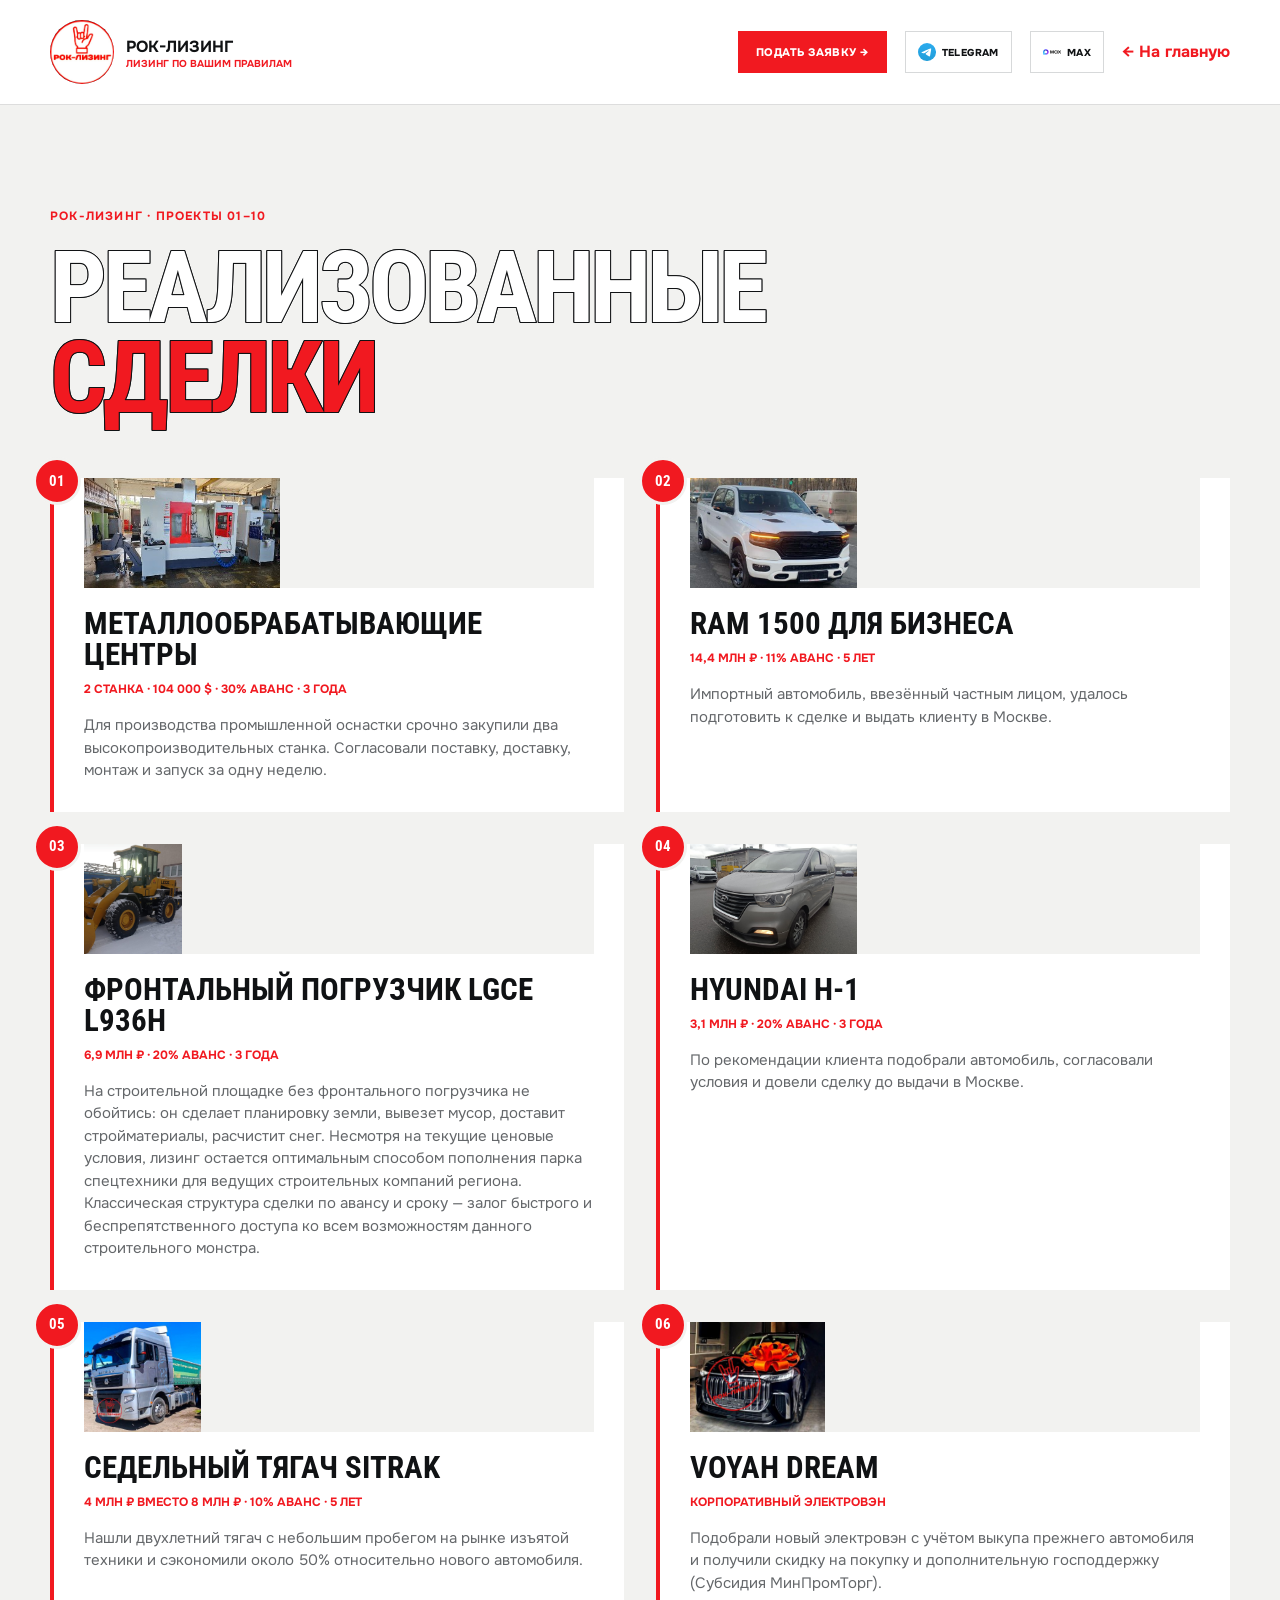
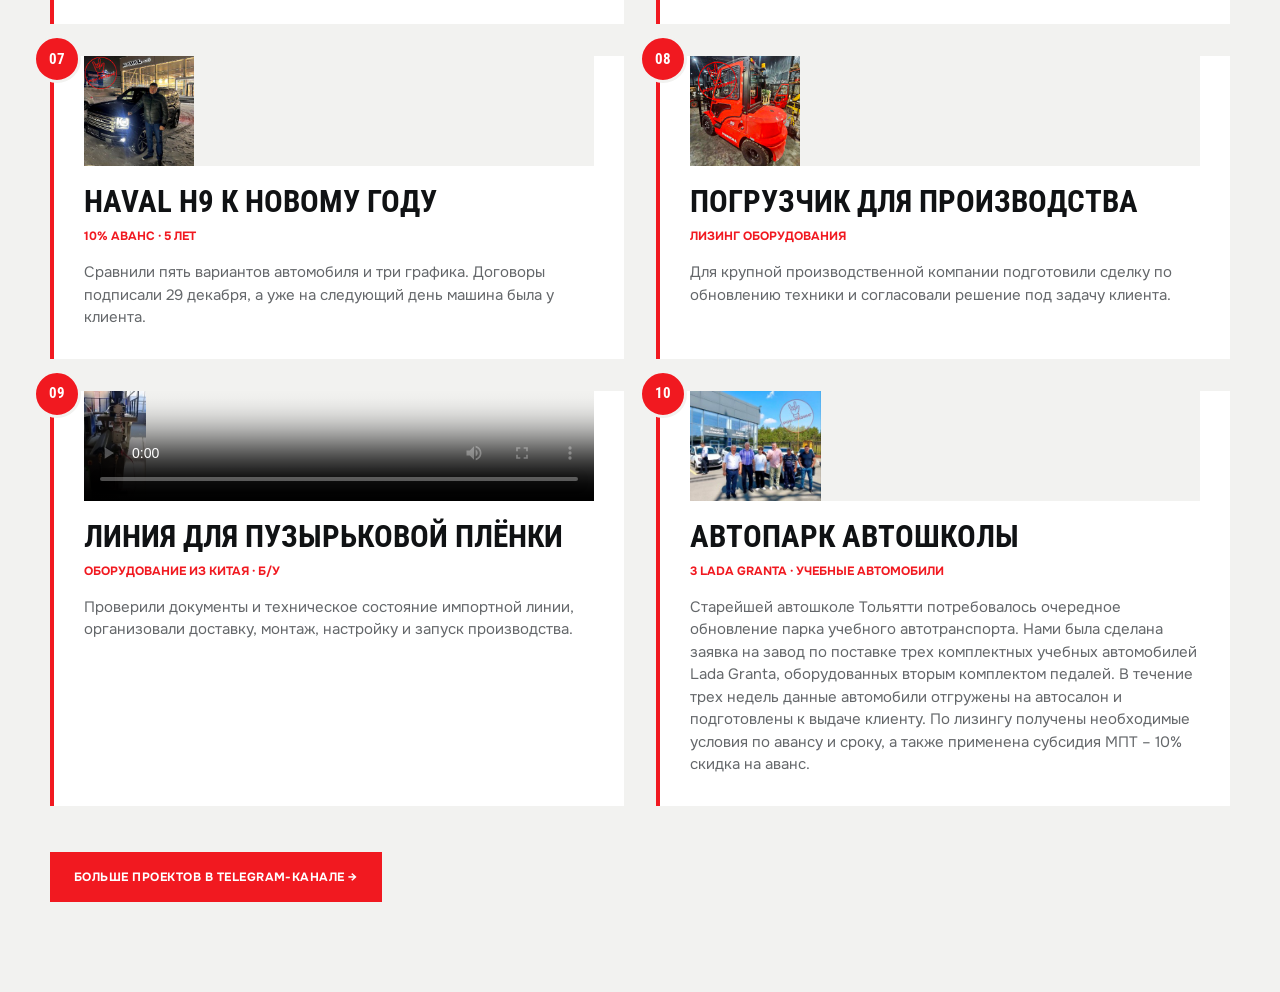
<file: cases.html>
<!doctype html>
<html lang="ru">
<head>
  <meta charset="utf-8">
  <meta name="viewport" content="width=device-width, initial-scale=1">
  <title>Реализованные проекты — РОК-ЛИЗИНГ</title>
  <link rel="icon" type="image/png" href="assets/icons/favicon.png">
  <style>
    @import url("https://fonts.googleapis.com/css2?family=Onest:wght@400;600;700&family=Roboto+Condensed:wght@600;700;800&display=swap");
    :root{--red:#f11920;--ink:#101214;--paper:#f2f2f0;--white:#fff;--muted:#64676a;--line:#d7d9da}
    *{box-sizing:border-box}body{margin:0;background:var(--paper);color:var(--white);font:16px/1.5 Onest,Arial,sans-serif}
    .container{width:min(1180px,calc(100% - 48px));margin:0 auto}
    header{position:sticky;top:0;z-index:20;background:rgba(255,255,255,.96);color:var(--ink);border-bottom:1px solid #ddd;padding:20px 0;backdrop-filter:blur(12px)}
    .header-inner{display:flex;align-items:center;justify-content:space-between;gap:24px}
    .brand{display:flex;align-items:center;gap:12px;color:var(--ink);text-decoration:none;font-weight:700}
    .brand img{width:64px;height:64px;border-radius:50%;object-fit:cover;image-rendering:auto}.brand small{display:block;color:var(--red);font-size:10px;text-transform:uppercase;line-height:1}
    .back{color:var(--red);font-weight:700;text-decoration:none}
    .header-actions{display:flex;align-items:center;gap:18px}
    .apply-button{display:inline-flex;align-items:center;padding:13px 18px;background:var(--red);color:#fff;text-decoration:none;font-size:11px;font-weight:800;letter-spacing:.04em;text-transform:uppercase;white-space:nowrap}
    .apply-button:hover{background:#c91017}
    .contact-button{display:inline-flex;align-items:center;gap:6px;padding:11px 12px;border:1px solid var(--line);color:var(--ink);text-decoration:none;font-size:10px;font-weight:800;letter-spacing:.04em;text-transform:uppercase;white-space:nowrap}
    .contact-button__icon{width:18px;height:18px;display:block;flex:0 0 auto}
    .contact-button:hover{border-color:var(--red);color:var(--red)}
    main{padding:90px 0}.eyebrow{color:var(--red);font-size:12px;font-weight:700;letter-spacing:.1em;text-transform:uppercase}
    h1{font:700 clamp(52px,8vw,100px)/.9 "Roboto Condensed",Arial Narrow,sans-serif;text-align:left;text-transform:uppercase;letter-spacing:-.04em;margin:18px 0 55px;-webkit-text-stroke:2px var(--ink);paint-order:stroke fill;text-shadow:1px 0 var(--ink),-1px 0 var(--ink),0 1px var(--ink),0 -1px var(--ink)}
    .cases-grid{display:grid;grid-template-columns:repeat(2,1fr);gap:32px;counter-reset:projects}
    .case{display:block;position:relative;border-left:4px solid var(--red);padding:0 30px 30px;background:var(--white);color:var(--ink);text-decoration:none;counter-increment:projects}
    .case:before{content:counter(projects,decimal-leading-zero);position:absolute;top:-21px;left:-21px;width:42px;height:42px;display:grid;place-items:center;border:3px solid var(--paper);border-radius:50%;background:var(--red);color:#fff;z-index:2;font:700 15px/1 "Roboto Condensed",Arial Narrow,sans-serif}
    .case img,.case video{display:block;width:100%;height:110px;object-fit:contain;object-position:left center;background:var(--paper);margin:0 0 20px}
    .case video{cursor:pointer}
    .case h2{font:700 31px/1 "Roboto Condensed",Arial Narrow,sans-serif;text-transform:uppercase;margin:0 0 10px}
    .meta{color:var(--red);font-size:12px;font-weight:700;margin:0 0 16px}.desc{color:#64676a;font-size:15px;margin:0}
    .telegram-button{display:inline-flex;margin-top:46px;padding:16px 24px;background:var(--red);color:#fff;text-decoration:none;font-size:12px;font-weight:700;letter-spacing:.04em;text-transform:uppercase}
    .telegram-button:hover{background:#c91017}
    .case img,.case__image{object-fit:contain;object-position:left center}
    @media(max-width:760px){.container{width:calc(100% - 32px)}.header-inner{flex-direction:column;align-items:stretch}.header-actions{justify-content:space-between;gap:8px;flex-wrap:wrap}.apply-button,.contact-button{flex:1;justify-content:center}.back{width:100%;text-align:center}main{padding:60px 0}.cases-grid{grid-template-columns:1fr;gap:42px}}
  </style>
  <link rel="stylesheet" href="responsive.css">
</head>
<body>
  <header><div class="container header-inner"><a class="brand" href="index.html"><img src="rok-leasing-logo.jpg" alt="Логотип РОК-ЛИЗИНГ"><span>РОК-ЛИЗИНГ<small>ЛИЗИНГ ПО ВАШИМ ПРАВИЛАМ</small></span></a><div class="header-actions"><a class="apply-button" href="index.html#request">Подать заявку →</a><a class="contact-button" href="https://t.me/Andrew_tol" target="_blank" rel="noopener noreferrer" aria-label="Написать в Telegram"><img class="contact-button__icon" src="assets/icons/telegram-logo.svg" alt="">Telegram</a><a class="contact-button" href="https://max.ru/u/f9LHodD0cOJPvlp0VBlNn9YOTiJM2QaoNQLh-k1BKUKkpNs5r4ZUwkQ7n7o" target="_blank" rel="noopener noreferrer" aria-label="Написать в MAX"><img class="contact-button__icon" src="assets/icons/max-logo.svg" alt="">MAX</a><a class="back" href="index.html#cases">← На главную</a></div></div></header>
  <main><div class="container"><p class="eyebrow">РОК-ЛИЗИНГ · ПРОЕКТЫ 01–10</p><h1>РЕАЛИЗОВАННЫЕ<br><span style="color:var(--red)">СДЕЛКИ</span></h1>
    <div class="cases-grid">
      <a class="case" href="https://t.me/rockleasing/13" target="_blank" rel="noopener noreferrer"><img src="case-images/case-13.jpg" alt="Производственное оборудование"><h2>Металлообрабатывающие центры</h2><p class="meta">2 СТАНКА · 104 000 $ · 30% АВАНС · 3 ГОДА</p><p class="desc">Для производства промышленной оснастки срочно закупили два высокопроизводительных станка. Согласовали поставку, доставку, монтаж и запуск за одну неделю.</p></a>
      <a class="case" href="https://t.me/rockleasing/30" target="_blank" rel="noopener noreferrer"><img src="case-images/case-30.jpg" alt="Автомобиль RAM 1500"><h2>RAM 1500 ДЛЯ БИЗНЕСА</h2><p class="meta">14,4 МЛН ₽ · 11% АВАНС · 5 ЛЕТ</p><p class="desc">Импортный автомобиль, ввезённый частным лицом, удалось подготовить к сделке и выдать клиенту в Москве.</p></a>
      <a class="case" href="https://t.me/rockleasing/33" target="_blank" rel="noopener noreferrer"><img src="case-images/case-33.jpg" alt="Фронтальный погрузчик LGCE L936H"><h2>ФРОНТАЛЬНЫЙ ПОГРУЗЧИК LGCE L936H</h2><p class="meta">6,9 МЛН ₽ · 20% АВАНС · 3 ГОДА</p><p class="desc">На строительной площадке без фронтального погрузчика не обойтись: он сделает планировку земли, вывезет мусор, доставит стройматериалы, расчистит снег. Несмотря на текущие ценовые условия, лизинг остается оптимальным способом пополнения парка спецтехники для ведущих строительных компаний региона. Классическая структура сделки по авансу и сроку — залог быстрого и беспрепятственного доступа ко всем возможностям данного строительного монстра.</p></a>
      <a class="case" href="https://t.me/rockleasing/39" target="_blank" rel="noopener noreferrer"><img src="case-images/case-39.jpg" alt="Автомобиль HYUNDAI H-1"><h2>HYUNDAI H-1</h2><p class="meta">3,1 МЛН ₽ · 20% АВАНС · 3 ГОДА</p><p class="desc">По рекомендации клиента подобрали автомобиль, согласовали условия и довели сделку до выдачи в Москве.</p></a>
      <a class="case" href="https://t.me/rockleasing/45" target="_blank" rel="noopener noreferrer"><img src="case-images/case-45.jpg" alt="Седельный тягач Sitrak"><h2>Седельный тягач Sitrak</h2><p class="meta">4 МЛН ₽ ВМЕСТО 8 МЛН ₽ · 10% АВАНС · 5 ЛЕТ</p><p class="desc">Нашли двухлетний тягач с небольшим пробегом на рынке изъятой техники и сэкономили около 50% относительно нового автомобиля.</p></a>
      <a class="case" href="https://t.me/rockleasing/61" target="_blank" rel="noopener noreferrer"><img src="case-images/case-61.jpg" alt="Электромобиль VOYAH DREAM"><h2>VOYAH DREAM</h2><p class="meta">КОРПОРАТИВНЫЙ ЭЛЕКТРОВЭН</p><p class="desc">Подобрали новый электровэн с учётом выкупа прежнего автомобиля и получили скидку на покупку и дополнительную господдержку (Субсидия МинПромТорг).</p></a>
      <a class="case" href="https://t.me/rockleasing/64" target="_blank" rel="noopener noreferrer"><img src="case-images/case-64.jpg" alt="Автомобиль HAVAL H9"><h2>HAVAL H9 К НОВОМУ ГОДУ</h2><p class="meta">10% АВАНС · 5 ЛЕТ</p><p class="desc">Сравнили пять вариантов автомобиля и три графика. Договоры подписали 29 декабря, а уже на следующий день машина была у клиента.</p></a>
      <a class="case" href="https://t.me/rockleasing/65" target="_blank" rel="noopener noreferrer"><img src="case-images/case-65.jpg" alt="Погрузчик для производства"><h2>Погрузчик для производства</h2><p class="meta">ЛИЗИНГ ОБОРУДОВАНИЯ</p><p class="desc">Для крупной производственной компании подготовили сделку по обновлению техники и согласовали решение под задачу клиента.</p></a>
      <a class="case" href="https://t.me/rockleasing/66" target="_blank" rel="noopener noreferrer"><video controls preload="metadata" playsinline poster="case-images/case-66.jpg" aria-label="Видео запуска линии по производству пузырьковой плёнки" onclick="event.stopPropagation()"><source src="case-videos/case-66.mp4" type="video/mp4">Ваш браузер не поддерживает воспроизведение видео.</video><h2>Линия для пузырьковой плёнки</h2><p class="meta">ОБОРУДОВАНИЕ ИЗ КИТАЯ · Б/У</p><p class="desc">Проверили документы и техническое состояние импортной линии, организовали доставку, монтаж, настройку и запуск производства.</p></a>
      <a class="case" href="https://t.me/rockleasing/71" target="_blank" rel="noopener noreferrer"><img src="case-images/case-71.jpg" alt="Учебные автомобили Lada Granta"><h2>Автопарк автошколы</h2><p class="meta">3 LADA GRANTA · УЧЕБНЫЕ АВТОМОБИЛИ</p><p class="desc">Старейшей автошколе Тольятти потребовалось очередное обновление парка учебного автотранспорта. Нами была сделана заявка на завод по поставке трех комплектных учебных автомобилей Lada Granta, оборудованных вторым комплектом педалей. В течение трех недель данные автомобили отгружены на автосалон и подготовлены к выдаче клиенту. По лизингу получены необходимые условия по авансу и сроку, а также применена субсидия МПТ – 10% скидка на аванс.</p></a>
    </div>
    <a class="telegram-button" href="https://t.me/Andrew_tol" target="_blank" rel="noopener noreferrer">БОЛЬШЕ ПРОЕКТОВ В TELEGRAM-КАНАЛЕ →</a>
  </div></main>
</body>
</html>
</file>
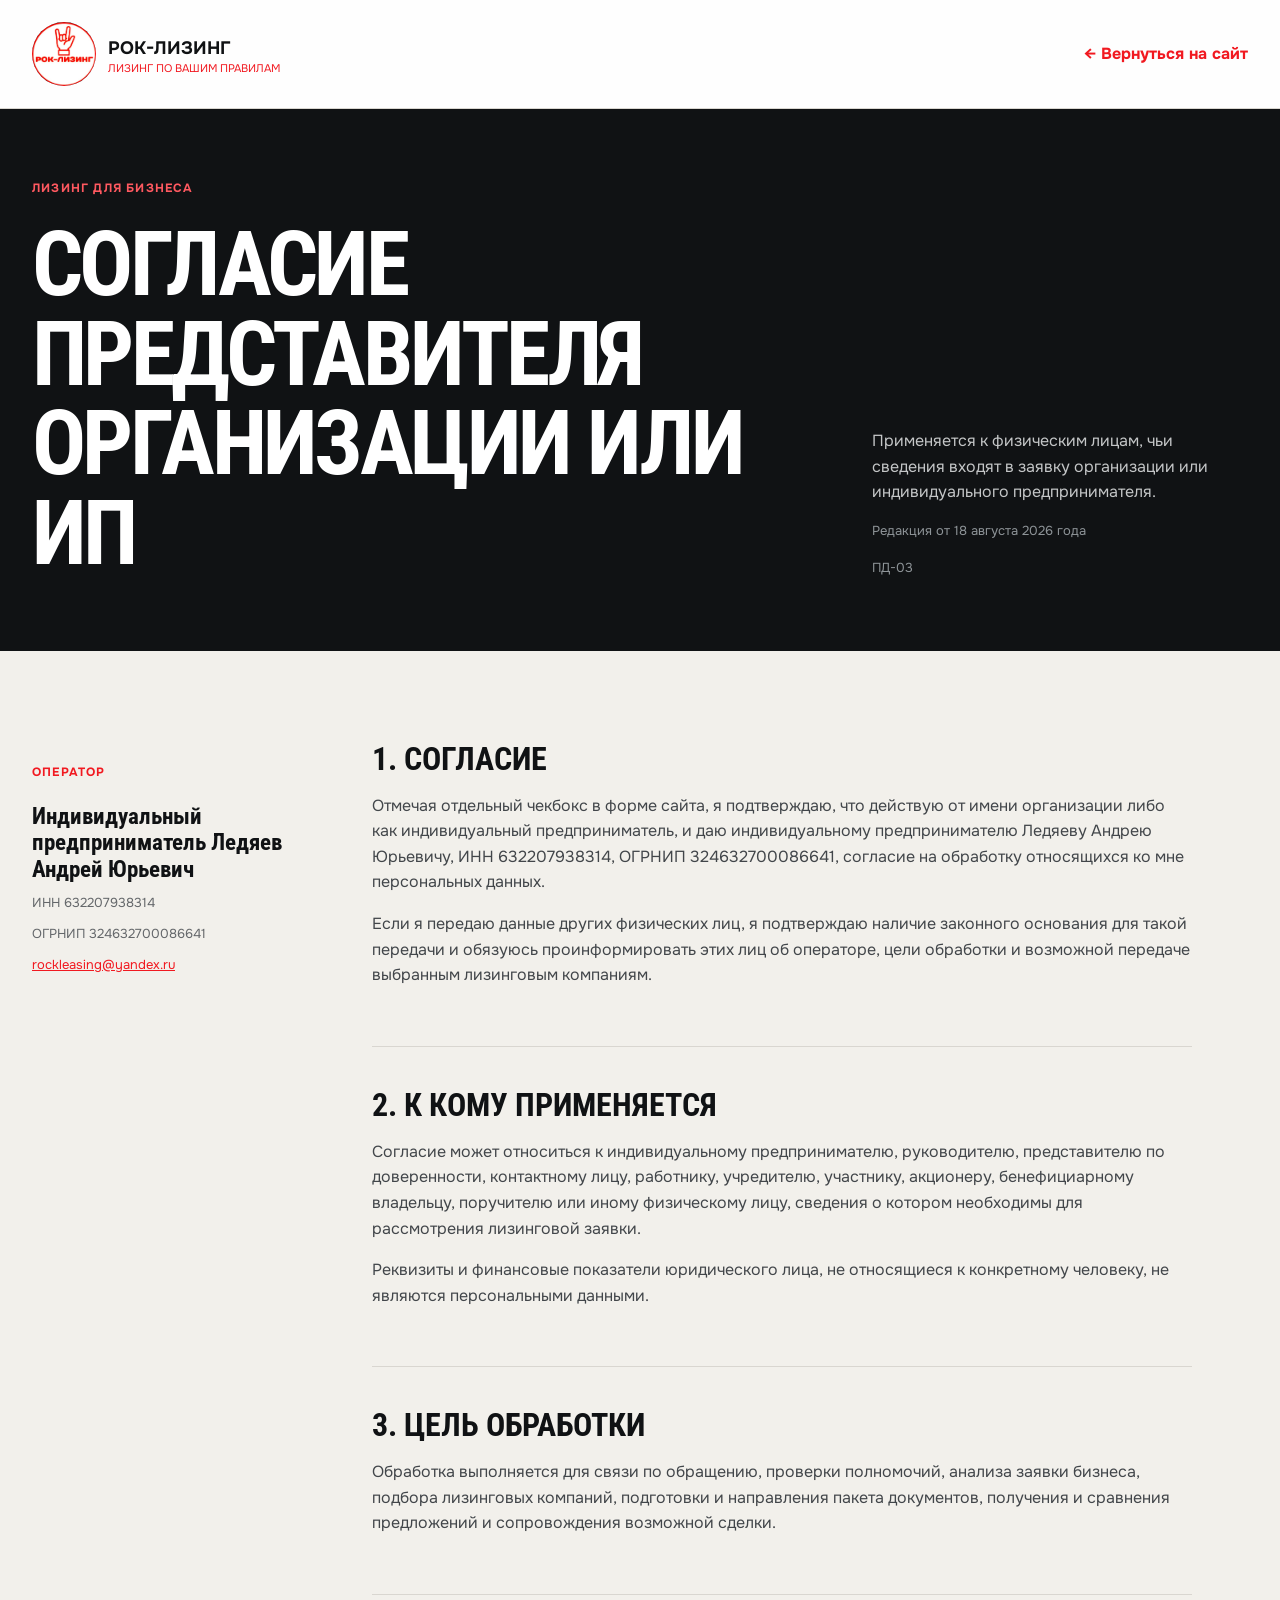
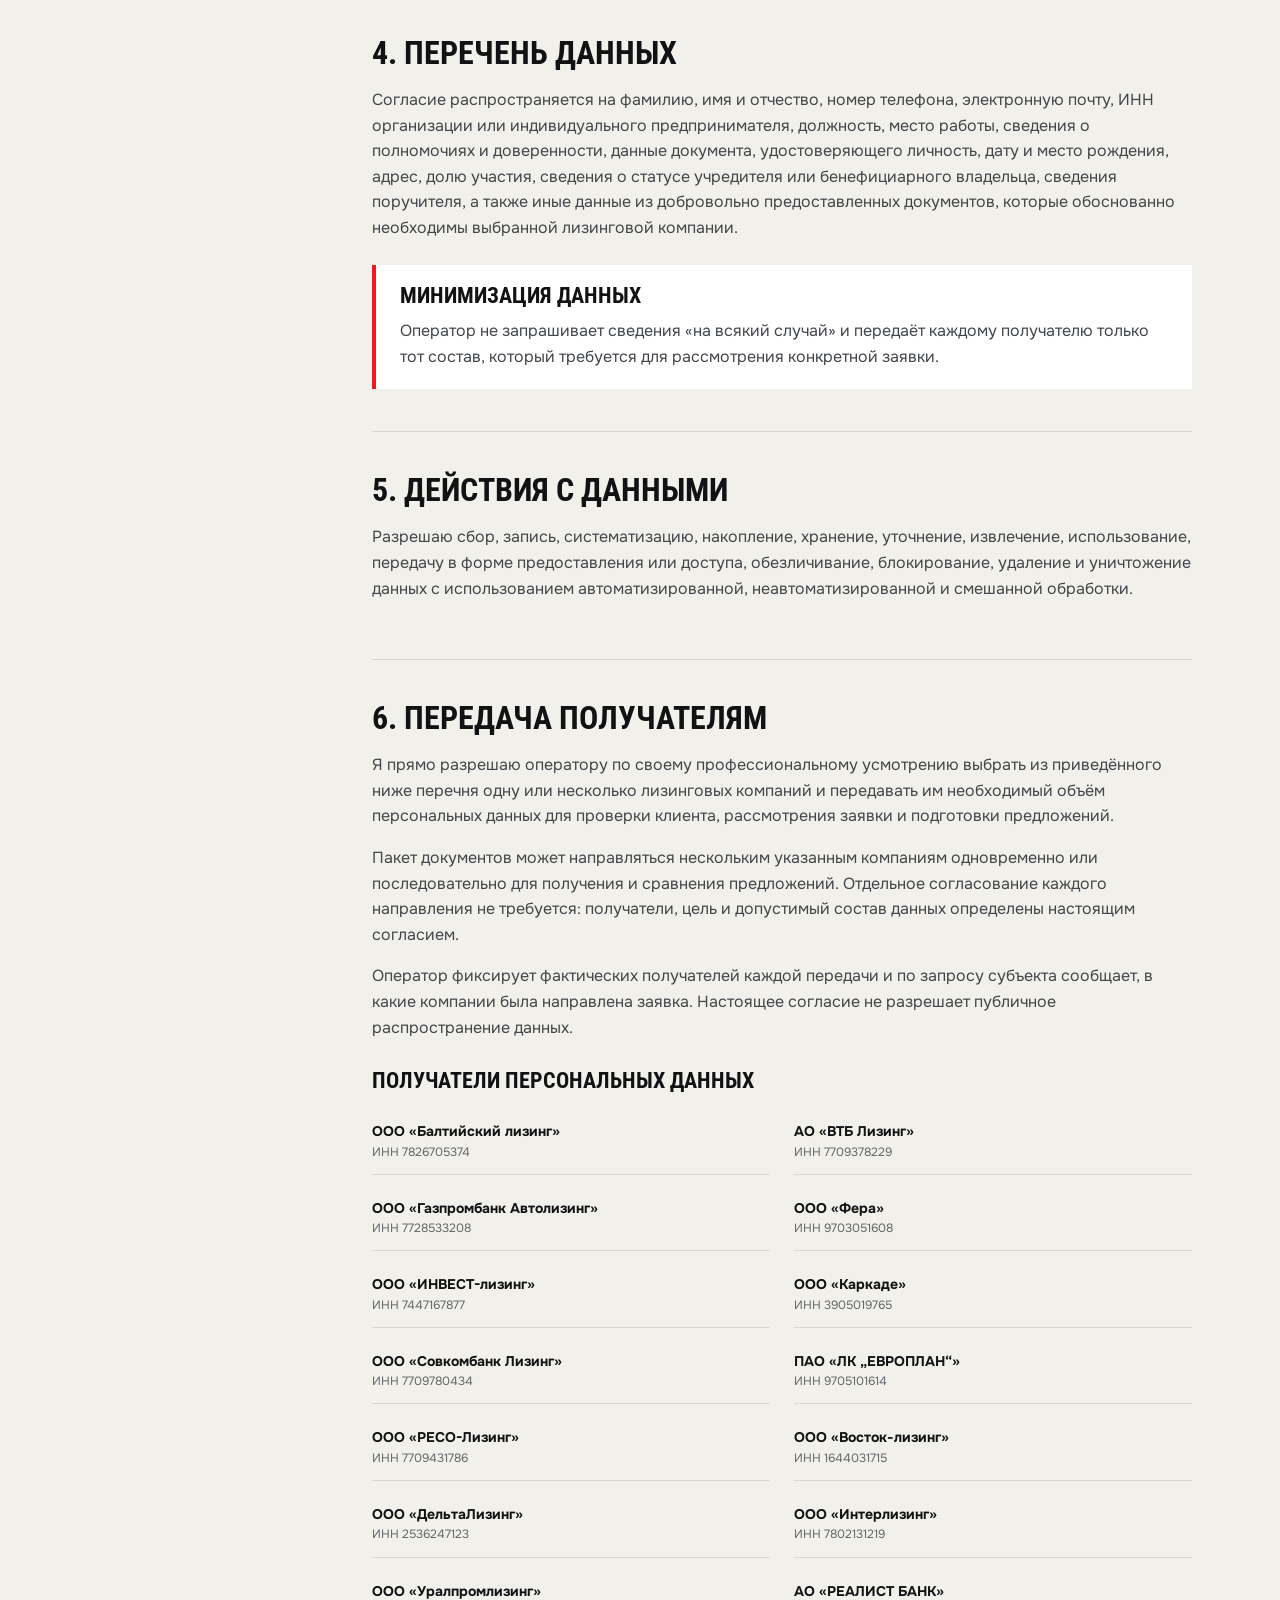
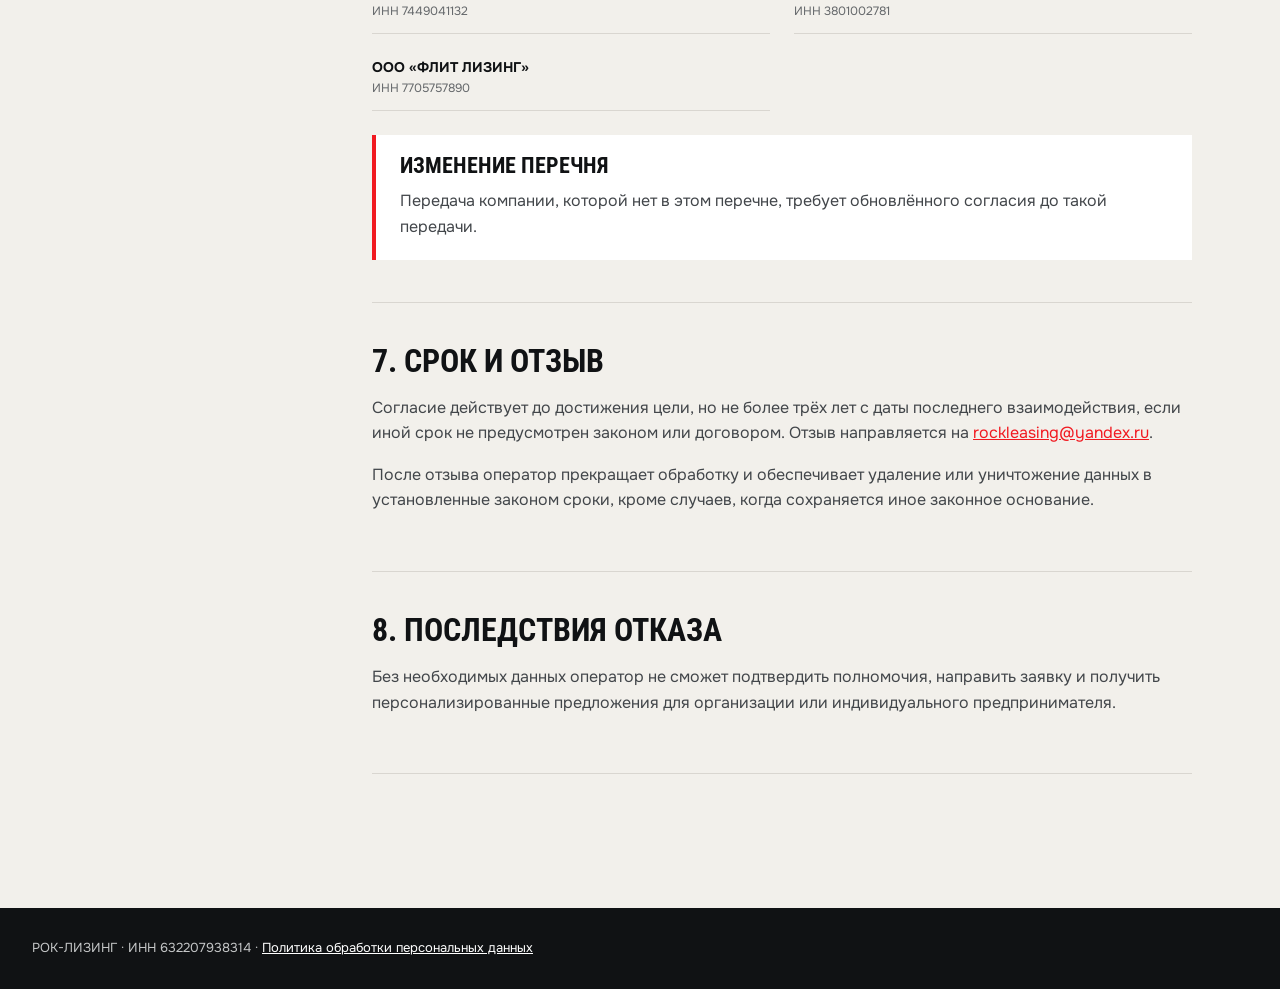
<file: consent-business.html>
<!doctype html><html lang="ru"><head><meta charset="utf-8"><meta name="viewport" content="width=device-width,initial-scale=1"><meta name="description" content="Полное согласие представителя организации или ИП на обработку персональных данных — РОК-ЛИЗИНГ"><title>Согласие представителя организации или ИП — РОК-ЛИЗИНГ</title><link rel="icon" type="image/png" href="assets/icons/favicon.png"><style>
@import url("https://fonts.googleapis.com/css2?family=Onest:wght@400;500;600;700&family=Roboto+Condensed:wght@500;600;700;800&display=swap");
:root{--red:#f11920;--ink:#101214;--paper:#f2f0eb;--muted:#64676a;--line:#d9d6d0}*{box-sizing:border-box}html{scroll-behavior:smooth}body{margin:0;background:var(--paper);color:var(--ink);font:16px/1.6 Onest,Arial,sans-serif}.container{width:min(1216px,calc(100% - 48px));margin:0 auto}.site-header{background:rgba(255,255,255,.96);border-bottom:1px solid var(--line);padding:22px 0}.header-inner{display:flex;align-items:center;justify-content:space-between;gap:24px}.brand{display:flex;align-items:center;gap:12px;color:var(--ink);text-decoration:none}.brand img{width:64px;height:64px;border-radius:50%;object-fit:cover;image-rendering:auto}.brand strong,.brand small{display:block}.brand strong{font-size:18px}.brand small{font-size:11px;color:var(--red);text-transform:uppercase;line-height:1}.back-link{color:var(--red);font-weight:700;text-decoration:none}.legal-hero{background:var(--ink);color:#fff;padding:58px 0 72px}.legal-hero-grid{display:grid;grid-template-columns:1.35fr .65fr;gap:60px;align-items:end}.eyebrow{color:var(--red);font-size:12px;font-weight:700;letter-spacing:.1em;text-transform:uppercase}.eyebrow-light{color:#ff5960}.legal-hero h1{font:700 clamp(48px,7vw,92px)/.95 "Roboto Condensed",Arial Narrow,sans-serif;letter-spacing:-.04em;margin:22px 0 0;text-transform:uppercase;line-height:1}.legal-hero-meta{color:#c4c6c7}.legal-hero-meta span{display:block;color:#8e9498;font-size:13px;margin-top:16px}.legal-body{padding:92px 0}.legal-layout{display:grid;grid-template-columns:260px 1fr;gap:80px}.legal-operator{position:sticky;top:24px;align-self:start;display:grid;gap:10px;padding-top:8px}.legal-operator strong{font-family:"Roboto Condensed",Arial Narrow,sans-serif;font-size:23px;line-height:1.15}.legal-operator span,.legal-operator a{font-size:13px;color:var(--muted)}.legal-operator a{color:var(--red)}.legal-document{max-width:820px}.legal-document section{padding:0 0 42px;margin:0 0 42px;border-bottom:1px solid var(--line)}.legal-document h2{font:700 32px/1.05 "Roboto Condensed",Arial Narrow,sans-serif;margin:0 0 18px;text-transform:uppercase;line-height:1}.legal-document h3{font:700 22px/1.1 "Roboto Condensed",Arial Narrow,sans-serif;margin:30px 0 16px;text-transform:uppercase;line-height:1}.legal-document p{color:#42464a;margin:0 0 16px}.legal-document a{color:var(--red)}.legal-callout{border-left:4px solid var(--red);background:#fff;padding:20px 24px;margin-top:24px}.legal-callout strong{font-family:"Roboto Condensed",Arial Narrow,sans-serif;font-size:22px;text-transform:uppercase;line-height:1}.legal-callout p{margin:8px 0 0}.legal-partners{display:grid;grid-template-columns:1fr 1fr;gap:10px 24px;padding:0;margin:0;list-style:none}.legal-partners li{display:flex;flex-direction:column;padding:12px 0;border-bottom:1px solid var(--line)}.legal-partners strong{font-size:14px}.legal-partners span{font-size:12px;color:var(--muted)}.legal-footer{background:var(--ink);color:#c4c6c7;padding:30px 0;font-size:13px}.legal-footer a{color:#fff}@media(max-width:760px){.container{width:calc(100% - 32px)}.legal-hero-grid,.legal-layout{grid-template-columns:1fr;gap:36px}.legal-hero{padding:42px 0 54px}.legal-body{padding:60px 0}.legal-operator{position:static}.legal-partners{grid-template-columns:1fr}.legal-hero h1{font-size:56px}}
</style><link rel="stylesheet" href="responsive.css"></head><body><header class="site-header"><div class="container header-inner"><a class="brand" href="index.html"><img src="rok-leasing-logo.jpg" alt="Логотип РОК-ЛИЗИНГ"><span><strong>РОК-ЛИЗИНГ</strong><small>Лизинг по вашим правилам</small></span></a><a class="back-link" href="index.html">← Вернуться на сайт</a></div></header><main><section class="legal-hero"><div class="container legal-hero-grid"><div><p class="eyebrow eyebrow-light">Лизинг для бизнеса</p><h1>Согласие представителя организации или ИП</h1></div><div class="legal-hero-meta"><p>Применяется к физическим лицам, чьи сведения входят в заявку организации или индивидуального предпринимателя.</p><span>Редакция от 18 августа 2026 года</span><span>ПД-03</span></div></div></section><section class="legal-body"><div class="container legal-layout"><aside class="legal-operator"><p class="eyebrow">Оператор</p><strong>Индивидуальный предприниматель Ледяев Андрей Юрьевич</strong><span>ИНН 632207938314</span><span>ОГРНИП 324632700086641</span><a href="mailto:rockleasing@yandex.ru">rockleasing@yandex.ru</a></aside><article class="legal-document"><section><h2>1. Согласие</h2><p>Отмечая отдельный чекбокс в форме сайта, я подтверждаю, что действую от имени организации либо как индивидуальный предприниматель, и даю индивидуальному предпринимателю Ледяеву Андрею Юрьевичу, ИНН 632207938314, ОГРНИП 324632700086641, согласие на обработку относящихся ко мне персональных данных.</p><p>Если я передаю данные других физических лиц, я подтверждаю наличие законного основания для такой передачи и обязуюсь проинформировать этих лиц об операторе, цели обработки и возможной передаче выбранным лизинговым компаниям.</p></section><section><h2>2. К кому применяется</h2><p>Согласие может относиться к индивидуальному предпринимателю, руководителю, представителю по доверенности, контактному лицу, работнику, учредителю, участнику, акционеру, бенефициарному владельцу, поручителю или иному физическому лицу, сведения о котором необходимы для рассмотрения лизинговой заявки.</p><p>Реквизиты и финансовые показатели юридического лица, не относящиеся к конкретному человеку, не являются персональными данными.</p></section><section><h2>3. Цель обработки</h2><p>Обработка выполняется для связи по обращению, проверки полномочий, анализа заявки бизнеса, подбора лизинговых компаний, подготовки и направления пакета документов, получения и сравнения предложений и сопровождения возможной сделки.</p></section><section><h2>4. Перечень данных</h2><p>Согласие распространяется на фамилию, имя и отчество, номер телефона, электронную почту, ИНН организации или индивидуального предпринимателя, должность, место работы, сведения о полномочиях и доверенности, данные документа, удостоверяющего личность, дату и место рождения, адрес, долю участия, сведения о статусе учредителя или бенефициарного владельца, сведения поручителя, а также иные данные из добровольно предоставленных документов, которые обоснованно необходимы выбранной лизинговой компании.</p><div class="legal-callout"><strong>Минимизация данных</strong><p>Оператор не запрашивает сведения «на всякий случай» и передаёт каждому получателю только тот состав, который требуется для рассмотрения конкретной заявки.</p></div></section><section><h2>5. Действия с данными</h2><p>Разрешаю сбор, запись, систематизацию, накопление, хранение, уточнение, извлечение, использование, передачу в форме предоставления или доступа, обезличивание, блокирование, удаление и уничтожение данных с использованием автоматизированной, неавтоматизированной и смешанной обработки.</p></section><section><h2>6. Передача получателям</h2><p>Я прямо разрешаю оператору по своему профессиональному усмотрению выбрать из приведённого ниже перечня одну или несколько лизинговых компаний и передавать им необходимый объём персональных данных для проверки клиента, рассмотрения заявки и подготовки предложений.</p><p>Пакет документов может направляться нескольким указанным компаниям одновременно или последовательно для получения и сравнения предложений. Отдельное согласование каждого направления не требуется: получатели, цель и допустимый состав данных определены настоящим согласием.</p><p>Оператор фиксирует фактических получателей каждой передачи и по запросу субъекта сообщает, в какие компании была направлена заявка. Настоящее согласие не разрешает публичное распространение данных.</p><h3>Получатели персональных данных</h3><ol class="legal-partners" aria-label="Перечень лизинговых компаний-получателей"><li><strong>ООО «Балтийский лизинг»</strong><span>ИНН 7826705374</span></li><li><strong>АО «ВТБ Лизинг»</strong><span>ИНН 7709378229</span></li><li><strong>ООО «Газпромбанк Автолизинг»</strong><span>ИНН 7728533208</span></li><li><strong>ООО «Фера»</strong><span>ИНН 9703051608</span></li><li><strong>ООО «ИНВЕСТ-лизинг»</strong><span>ИНН 7447167877</span></li><li><strong>ООО «Каркаде»</strong><span>ИНН 3905019765</span></li><li><strong>ООО «Совкомбанк Лизинг»</strong><span>ИНН 7709780434</span></li><li><strong>ПАО «ЛК „ЕВРОПЛАН“»</strong><span>ИНН 9705101614</span></li><li><strong>ООО «РЕСО-Лизинг»</strong><span>ИНН 7709431786</span></li><li><strong>ООО «Восток-лизинг»</strong><span>ИНН 1644031715</span></li><li><strong>ООО «ДельтаЛизинг»</strong><span>ИНН 2536247123</span></li><li><strong>ООО «Интерлизинг»</strong><span>ИНН 7802131219</span></li><li><strong>ООО «Уралпромлизинг»</strong><span>ИНН 7449041132</span></li><li><strong>АО «РЕАЛИСТ БАНК»</strong><span>ИНН 3801002781</span></li><li><strong>ООО «ФЛИТ ЛИЗИНГ»</strong><span>ИНН 7705757890</span></li></ol><div class="legal-callout"><strong>Изменение перечня</strong><p>Передача компании, которой нет в этом перечне, требует обновлённого согласия до такой передачи.</p></div></section><section><h2>7. Срок и отзыв</h2><p>Согласие действует до достижения цели, но не более трёх лет с даты последнего взаимодействия, если иной срок не предусмотрен законом или договором. Отзыв направляется на <a href="mailto:rockleasing@yandex.ru?subject=Отзыв%20согласия%20на%20обработку%20данных">rockleasing@yandex.ru</a>.</p><p>После отзыва оператор прекращает обработку и обеспечивает удаление или уничтожение данных в установленные законом сроки, кроме случаев, когда сохраняется иное законное основание.</p></section><section><h2>8. Последствия отказа</h2><p>Без необходимых данных оператор не сможет подтвердить полномочия, направить заявку и получить персонализированные предложения для организации или индивидуального предпринимателя.</p></section></article></div></section></main><footer class="legal-footer"><div class="container">РОК-ЛИЗИНГ · ИНН 632207938314 · <a href="privacy.html">Политика обработки персональных данных</a></div></footer></body></html>
</file>
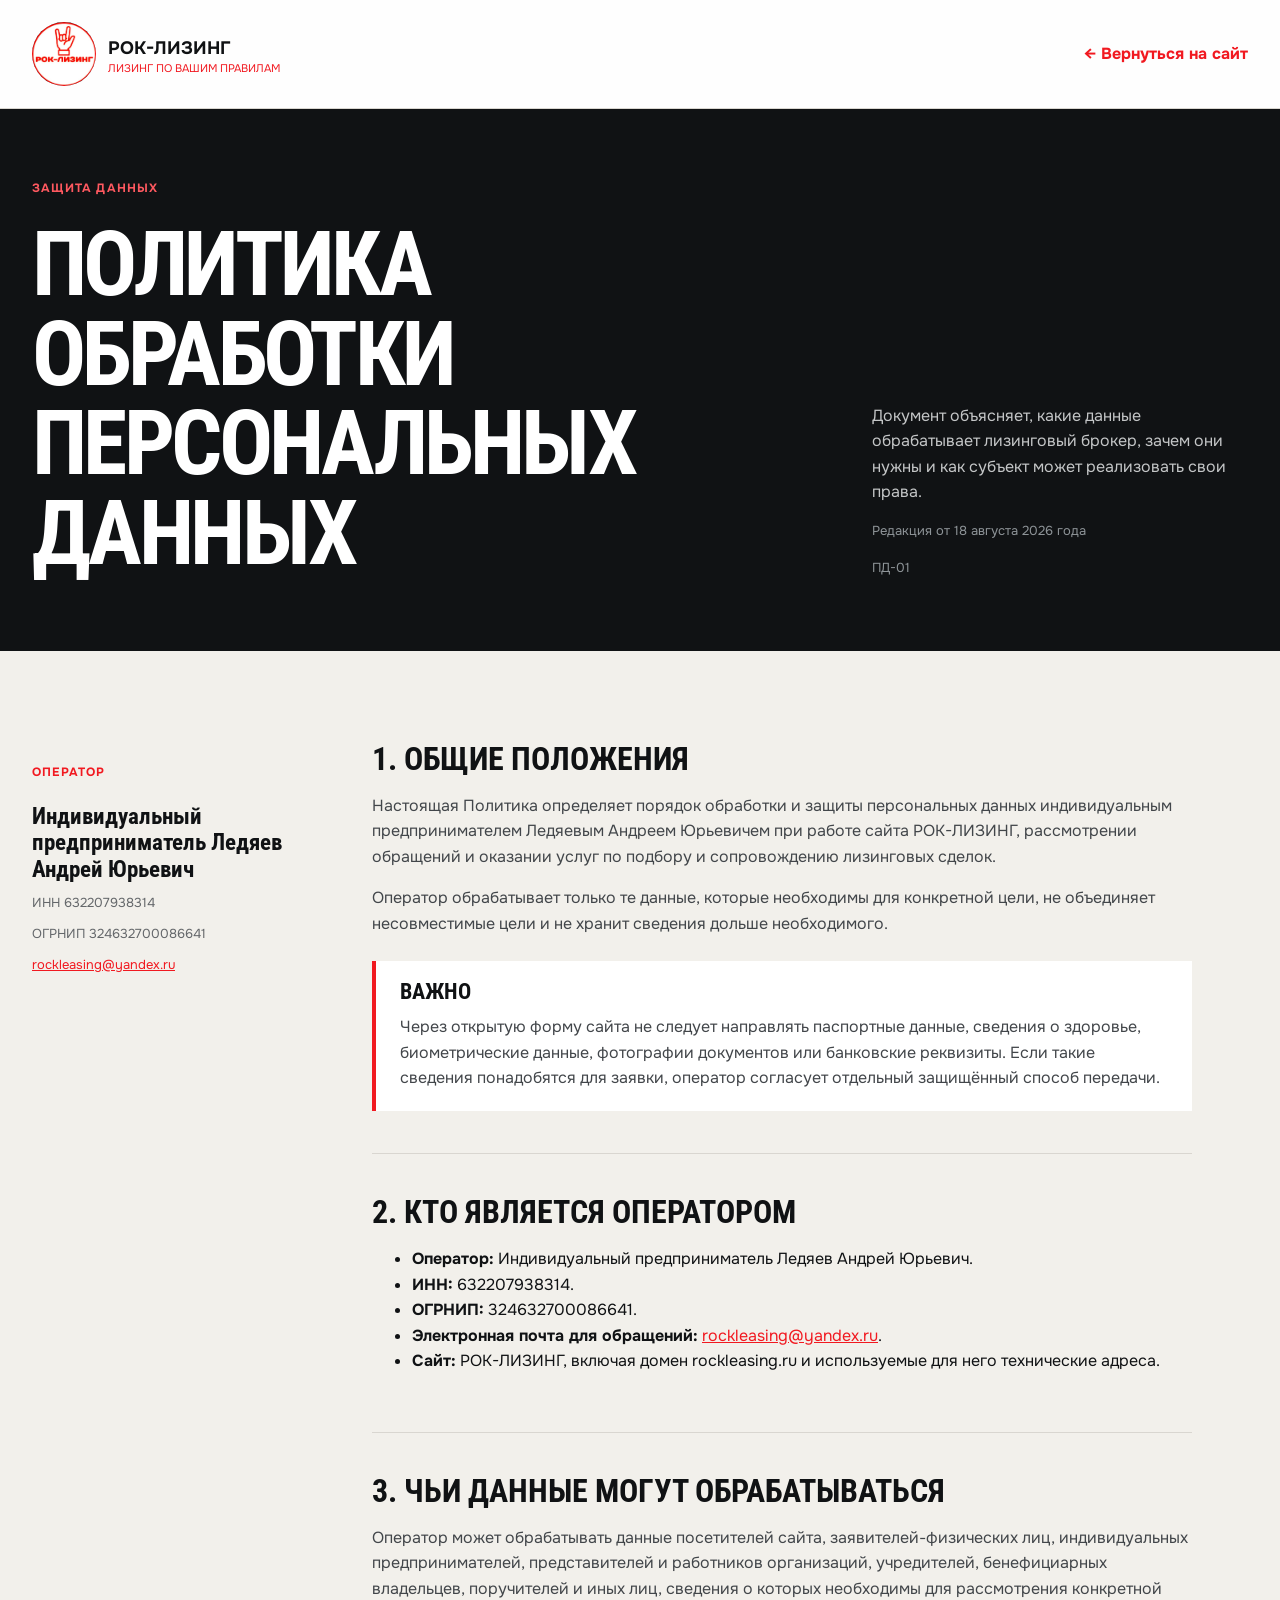
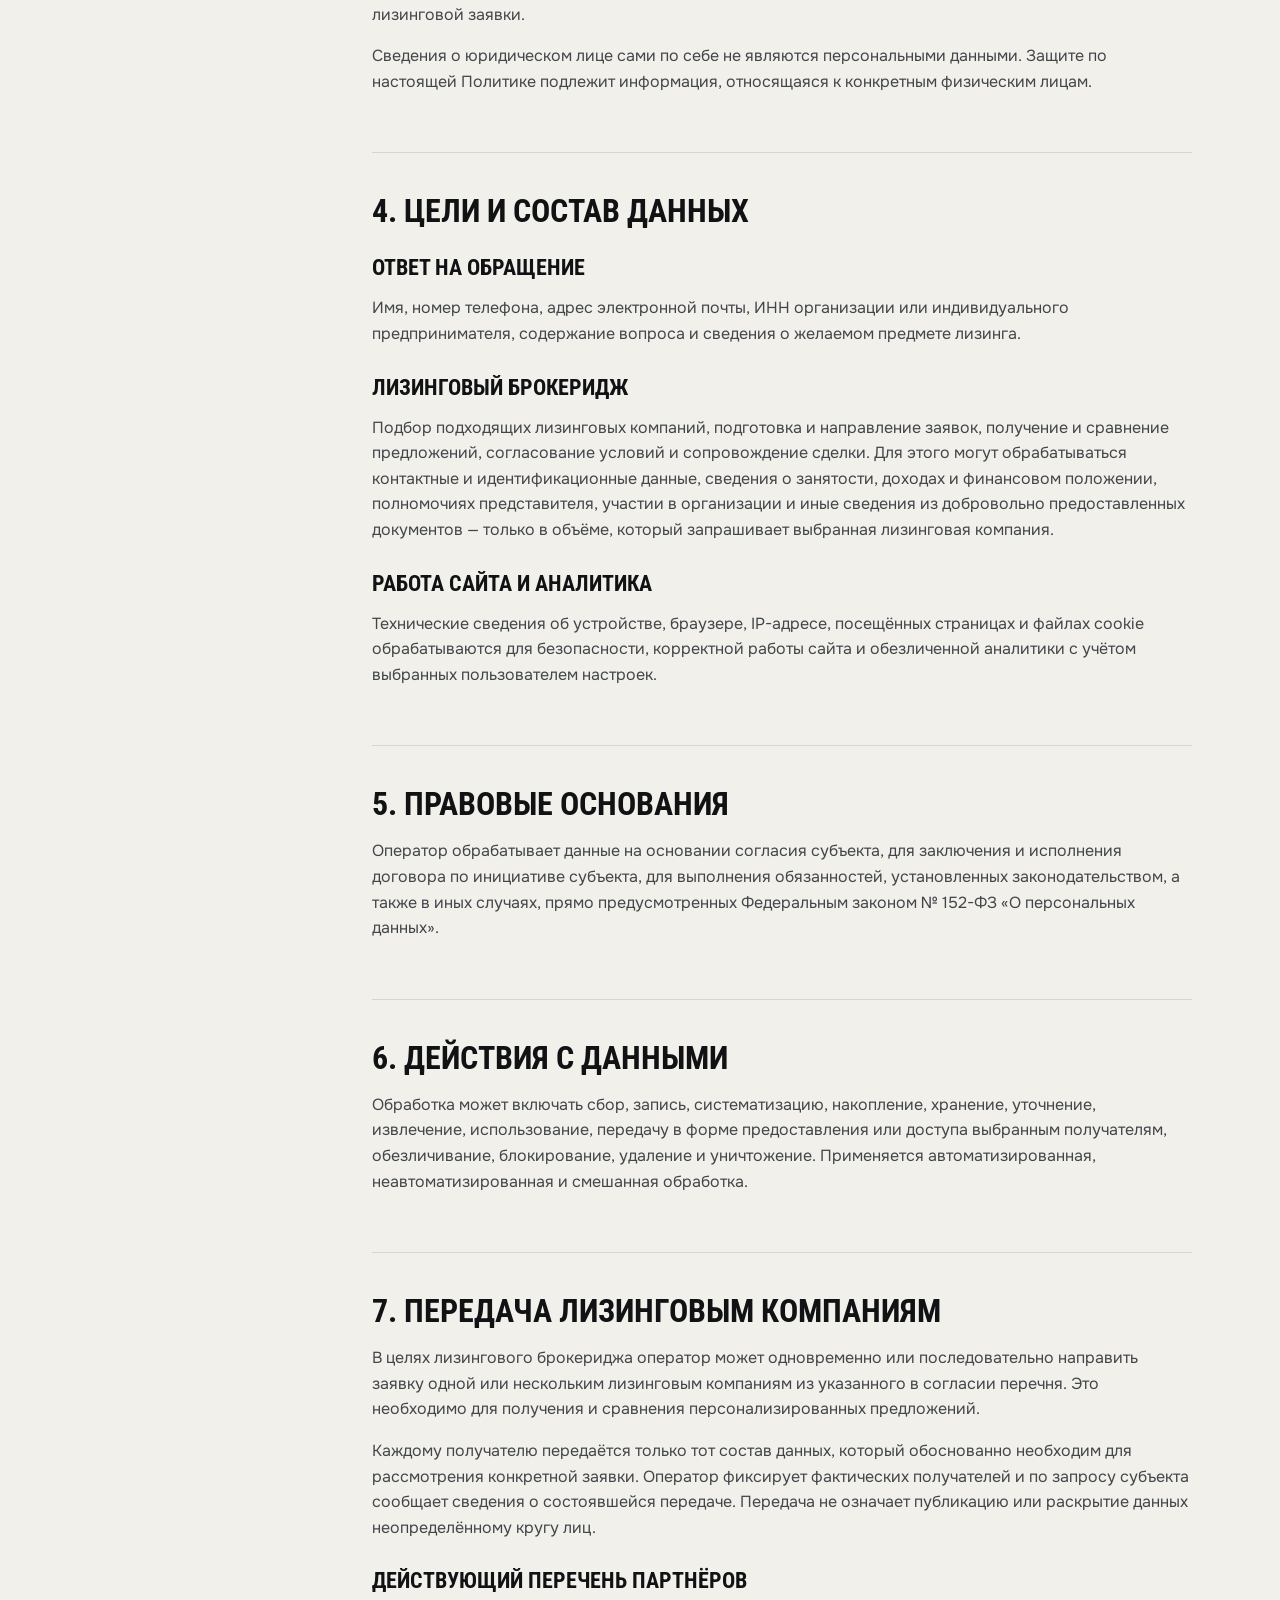
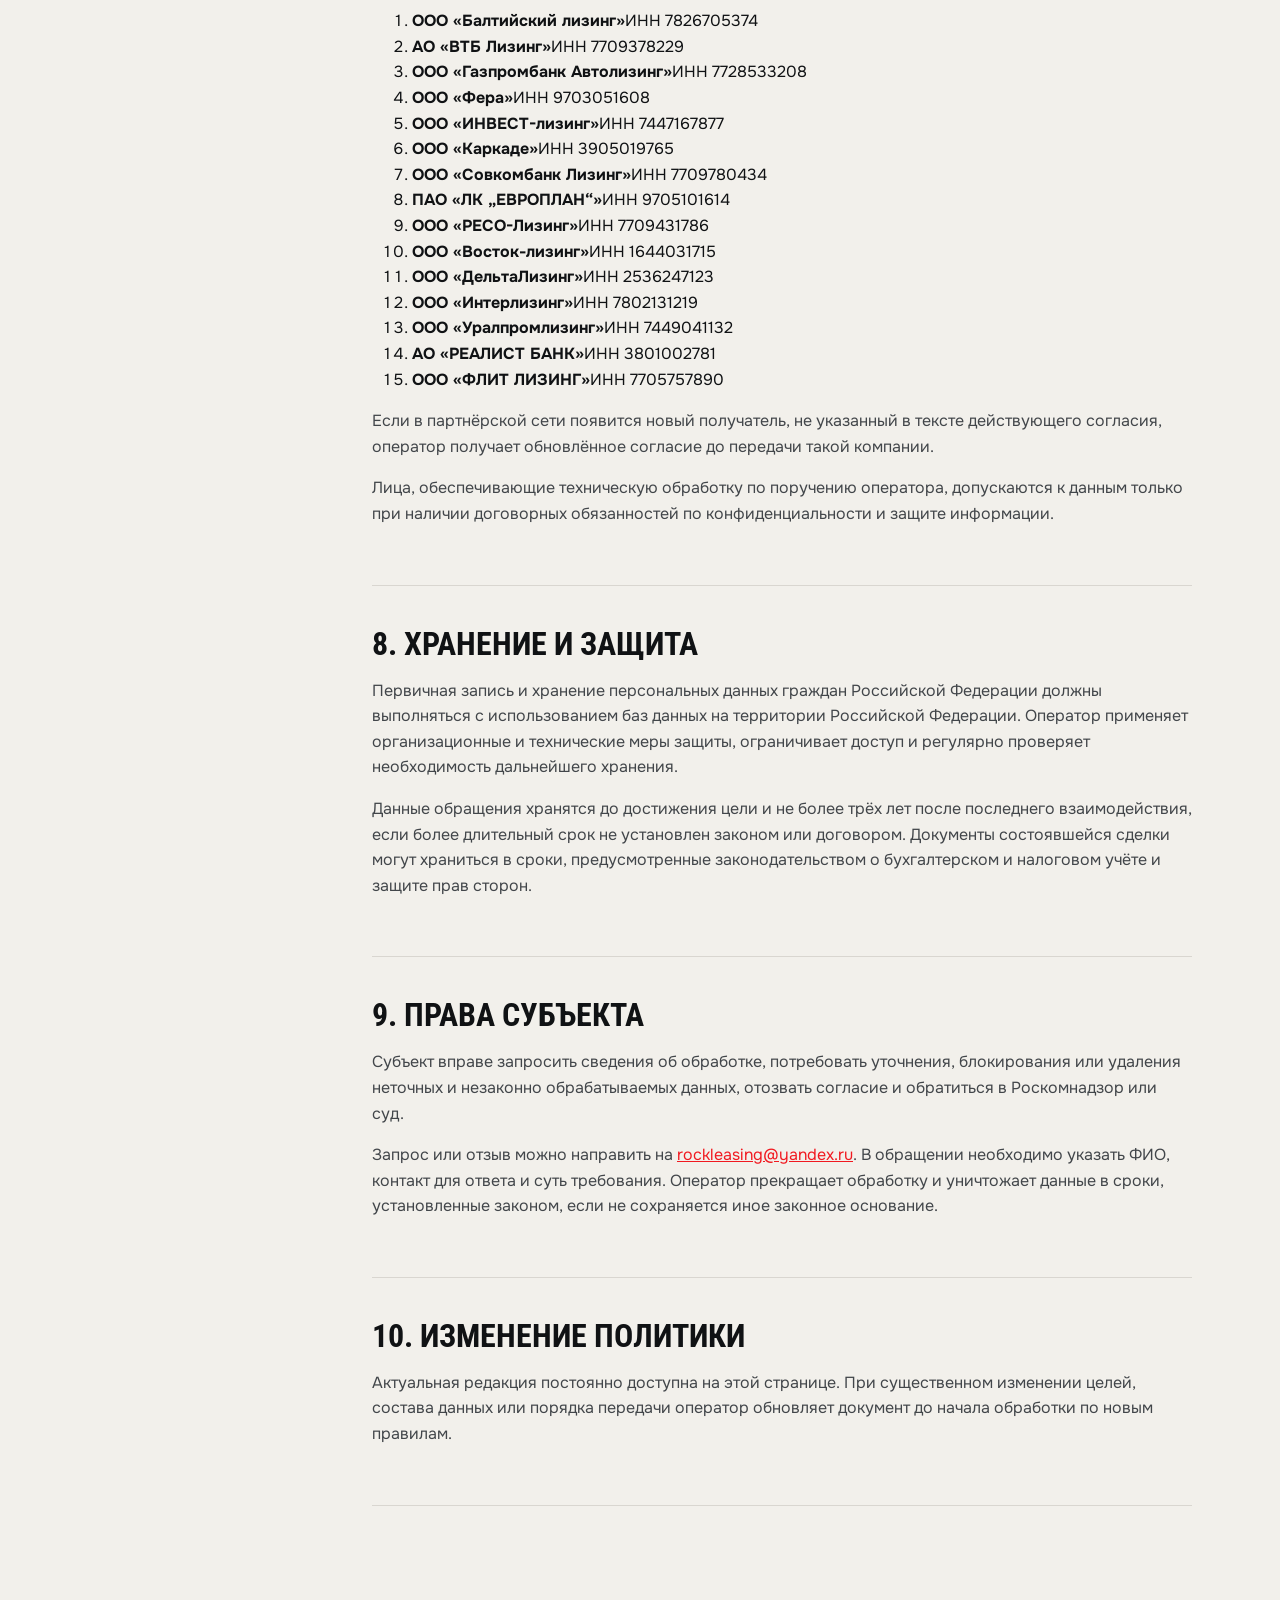
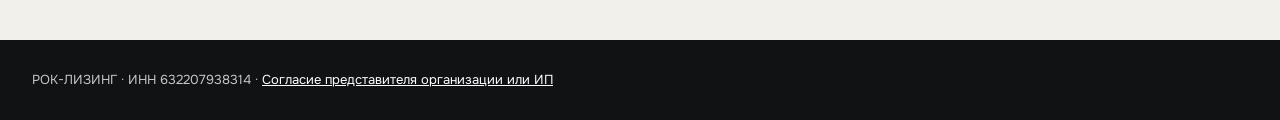
<file: privacy.html>
<!doctype html><html lang="ru"><head><meta charset="utf-8"><meta name="viewport" content="width=device-width,initial-scale=1"><meta name="description" content="Политика обработки персональных данных РОК-ЛИЗИНГ"><title>Политика обработки персональных данных — РОК-ЛИЗИНГ</title><link rel="icon" type="image/png" href="assets/icons/favicon.png"><style>
@import url("https://fonts.googleapis.com/css2?family=Onest:wght@400;500;600;700&family=Roboto+Condensed:wght@500;600;700;800&display=swap");
:root{--red:#f11920;--ink:#101214;--paper:#f2f0eb;--muted:#64676a;--line:#d9d6d0}*{box-sizing:border-box}html{scroll-behavior:smooth}body{margin:0;background:var(--paper);color:var(--ink);font:16px/1.6 Onest,Arial,sans-serif}.container{width:min(1216px,calc(100% - 48px));margin:0 auto}.site-header{background:rgba(255,255,255,.96);border-bottom:1px solid var(--line);padding:22px 0}.header-inner{display:flex;align-items:center;justify-content:space-between;gap:24px}.brand{display:flex;align-items:center;gap:12px;color:var(--ink);text-decoration:none}.brand img{width:64px;height:64px;border-radius:50%;object-fit:cover;image-rendering:auto}.brand strong,.brand small{display:block}.brand strong{font-size:18px}.brand small{font-size:11px;color:var(--red);text-transform:uppercase;line-height:1}.back-link{color:var(--red);font-weight:700;text-decoration:none}.legal-hero{background:var(--ink);color:#fff;padding:58px 0 72px}.legal-hero-grid{display:grid;grid-template-columns:1.35fr .65fr;gap:60px;align-items:end}.eyebrow{color:var(--red);font-size:12px;font-weight:700;letter-spacing:.1em;text-transform:uppercase}.eyebrow-light{color:#ff5960}.legal-hero h1{font:700 clamp(48px,7vw,92px)/1 "Roboto Condensed",Arial Narrow,sans-serif;letter-spacing:-.04em;margin:22px 0 0;text-transform:uppercase}.legal-hero-meta{color:#c4c6c7}.legal-hero-meta span{display:block;color:#8e9498;font-size:13px;margin-top:16px}.legal-body{padding:92px 0}.legal-layout{display:grid;grid-template-columns:260px 1fr;gap:80px}.legal-operator{position:sticky;top:24px;align-self:start;display:grid;gap:10px;padding-top:8px}.legal-operator strong{font-family:"Roboto Condensed",Arial Narrow,sans-serif;font-size:23px;line-height:1.15}.legal-operator span,.legal-operator a{font-size:13px;color:var(--muted)}.legal-operator a{color:var(--red)}.legal-document{max-width:820px}.legal-document section{padding:0 0 42px;margin:0 0 42px;border-bottom:1px solid var(--line)}.legal-document h2{font:700 32px/1 "Roboto Condensed",Arial Narrow,sans-serif;margin:0 0 18px;text-transform:uppercase}.legal-document h3{font:700 22px/1 "Roboto Condensed",Arial Narrow,sans-serif;margin:30px 0 16px;text-transform:uppercase}.legal-document p{color:#42464a;margin:0 0 16px}.legal-document a{color:var(--red)}.legal-callout{border-left:4px solid var(--red);background:#fff;padding:20px 24px;margin-top:24px}.legal-callout strong{font-family:"Roboto Condensed",Arial Narrow,sans-serif;font-size:22px;text-transform:uppercase;line-height:1}.legal-callout p{margin:8px 0 0}.legal-footer{background:var(--ink);color:#c4c6c7;padding:30px 0;font-size:13px}.legal-footer a{color:#fff}@media(max-width:760px){.container{width:calc(100% - 32px)}.legal-hero-grid,.legal-layout{grid-template-columns:1fr;gap:36px}.legal-hero{padding:42px 0 54px}.legal-body{padding:60px 0}.legal-operator{position:static}.legal-hero h1{font-size:56px}}
</style><link rel="stylesheet" href="responsive.css"></head><body><header class="site-header"><div class="container header-inner"><a class="brand" href="index.html"><img src="rok-leasing-logo.jpg" alt="Логотип РОК-ЛИЗИНГ"><span><strong>РОК-ЛИЗИНГ</strong><small>Лизинг по вашим правилам</small></span></a><a class="back-link" href="index.html">← Вернуться на сайт</a></div></header><main id="main" class="legal-page"><section class="legal-hero"><div class="container legal-hero-grid"><div><p class="eyebrow eyebrow-light">Защита данных</p><h1>Политика обработки персональных данных</h1></div><div class="legal-hero-meta"><p>Документ объясняет, какие данные обрабатывает лизинговый брокер, зачем они нужны и как субъект может реализовать свои права.</p><span>Редакция от 18 августа 2026 года</span><span>ПД-01</span></div></div></section><section class="legal-body"><div class="container legal-layout"><aside class="legal-operator"><p class="eyebrow">Оператор</p><strong>Индивидуальный предприниматель Ледяев Андрей Юрьевич</strong><span>ИНН 632207938314</span><span>ОГРНИП 324632700086641</span><a href="mailto:rockleasing@yandex.ru">rockleasing@yandex.ru</a></aside><article class="legal-document"><section><h2>1. Общие положения</h2><p>Настоящая Политика определяет порядок обработки и защиты персональных данных индивидуальным предпринимателем Ледяевым Андреем Юрьевичем при работе сайта РОК-ЛИЗИНГ, рассмотрении обращений и оказании услуг по подбору и сопровождению лизинговых сделок.</p><p>Оператор обрабатывает только те данные, которые необходимы для конкретной цели, не объединяет несовместимые цели и не хранит сведения дольше необходимого.</p><div class="legal-callout"><strong>Важно</strong><p>Через открытую форму сайта не следует направлять паспортные данные, сведения о здоровье, биометрические данные, фотографии документов или банковские реквизиты. Если такие сведения понадобятся для заявки, оператор согласует отдельный защищённый способ передачи.</p></div></section><section><h2>2. Кто является оператором</h2><ul><li><strong>Оператор:</strong> Индивидуальный предприниматель Ледяев Андрей Юрьевич.</li><li><strong>ИНН:</strong> 632207938314.</li><li><strong>ОГРНИП:</strong> 324632700086641.</li><li><strong>Электронная почта для обращений:</strong> <a href="mailto:rockleasing@yandex.ru">rockleasing@yandex.ru</a>.</li><li><strong>Сайт:</strong> РОК-ЛИЗИНГ, включая домен rockleasing.ru и используемые для него технические адреса.</li></ul></section><section><h2>3. Чьи данные могут обрабатываться</h2><p>Оператор может обрабатывать данные посетителей сайта, заявителей-физических лиц, индивидуальных предпринимателей, представителей и работников организаций, учредителей, бенефициарных владельцев, поручителей и иных лиц, сведения о которых необходимы для рассмотрения конкретной лизинговой заявки.</p><p>Сведения о юридическом лице сами по себе не являются персональными данными. Защите по настоящей Политике подлежит информация, относящаяся к конкретным физическим лицам.</p></section><section><h2>4. Цели и состав данных</h2><h3>Ответ на обращение</h3><p>Имя, номер телефона, адрес электронной почты, ИНН организации или индивидуального предпринимателя, содержание вопроса и сведения о желаемом предмете лизинга.</p><h3>Лизинговый брокеридж</h3><p>Подбор подходящих лизинговых компаний, подготовка и направление заявок, получение и сравнение предложений, согласование условий и сопровождение сделки. Для этого могут обрабатываться контактные и идентификационные данные, сведения о занятости, доходах и финансовом положении, полномочиях представителя, участии в организации и иные сведения из добровольно предоставленных документов — только в объёме, который запрашивает выбранная лизинговая компания.</p><h3>Работа сайта и аналитика</h3><p>Технические сведения об устройстве, браузере, IP-адресе, посещённых страницах и файлах cookie обрабатываются для безопасности, корректной работы сайта и обезличенной аналитики с учётом выбранных пользователем настроек.</p></section><section><h2>5. Правовые основания</h2><p>Оператор обрабатывает данные на основании согласия субъекта, для заключения и исполнения договора по инициативе субъекта, для выполнения обязанностей, установленных законодательством, а также в иных случаях, прямо предусмотренных Федеральным законом № 152-ФЗ «О персональных данных».</p></section><section><h2>6. Действия с данными</h2><p>Обработка может включать сбор, запись, систематизацию, накопление, хранение, уточнение, извлечение, использование, передачу в форме предоставления или доступа выбранным получателям, обезличивание, блокирование, удаление и уничтожение. Применяется автоматизированная, неавтоматизированная и смешанная обработка.</p></section><section><h2>7. Передача лизинговым компаниям</h2><p>В целях лизингового брокериджа оператор может одновременно или последовательно направить заявку одной или нескольким лизинговым компаниям из указанного в согласии перечня. Это необходимо для получения и сравнения персонализированных предложений.</p><p>Каждому получателю передаётся только тот состав данных, который обоснованно необходим для рассмотрения конкретной заявки. Оператор фиксирует фактических получателей и по запросу субъекта сообщает сведения о состоявшейся передаче. Передача не означает публикацию или раскрытие данных неопределённому кругу лиц.</p><h3>Действующий перечень партнёров</h3><ol class="legal-partners" aria-label="Перечень лизинговых компаний-получателей"><li><strong>ООО «Балтийский лизинг»</strong><span>ИНН 7826705374</span></li><li><strong>АО «ВТБ Лизинг»</strong><span>ИНН 7709378229</span></li><li><strong>ООО «Газпромбанк Автолизинг»</strong><span>ИНН 7728533208</span></li><li><strong>ООО «Фера»</strong><span>ИНН 9703051608</span></li><li><strong>ООО «ИНВЕСТ-лизинг»</strong><span>ИНН 7447167877</span></li><li><strong>ООО «Каркаде»</strong><span>ИНН 3905019765</span></li><li><strong>ООО «Совкомбанк Лизинг»</strong><span>ИНН 7709780434</span></li><li><strong>ПАО «ЛК „ЕВРОПЛАН“»</strong><span>ИНН 9705101614</span></li><li><strong>ООО «РЕСО-Лизинг»</strong><span>ИНН 7709431786</span></li><li><strong>ООО «Восток-лизинг»</strong><span>ИНН 1644031715</span></li><li><strong>ООО «ДельтаЛизинг»</strong><span>ИНН 2536247123</span></li><li><strong>ООО «Интерлизинг»</strong><span>ИНН 7802131219</span></li><li><strong>ООО «Уралпромлизинг»</strong><span>ИНН 7449041132</span></li><li><strong>АО «РЕАЛИСТ БАНК»</strong><span>ИНН 3801002781</span></li><li><strong>ООО «ФЛИТ ЛИЗИНГ»</strong><span>ИНН 7705757890</span></li></ol><p>Если в партнёрской сети появится новый получатель, не указанный в тексте действующего согласия, оператор получает обновлённое согласие до передачи такой компании.</p><p>Лица, обеспечивающие техническую обработку по поручению оператора, допускаются к данным только при наличии договорных обязанностей по конфиденциальности и защите информации.</p></section><section><h2>8. Хранение и защита</h2><p>Первичная запись и хранение персональных данных граждан Российской Федерации должны выполняться с использованием баз данных на территории Российской Федерации. Оператор применяет организационные и технические меры защиты, ограничивает доступ и регулярно проверяет необходимость дальнейшего хранения.</p><p>Данные обращения хранятся до достижения цели и не более трёх лет после последнего взаимодействия, если более длительный срок не установлен законом или договором. Документы состоявшейся сделки могут храниться в сроки, предусмотренные законодательством о бухгалтерском и налоговом учёте и защите прав сторон.</p></section><section><h2>9. Права субъекта</h2><p>Субъект вправе запросить сведения об обработке, потребовать уточнения, блокирования или удаления неточных и незаконно обрабатываемых данных, отозвать согласие и обратиться в Роскомнадзор или суд.</p><p>Запрос или отзыв можно направить на <a href="mailto:rockleasing@yandex.ru?subject=Персональные%20данные">rockleasing@yandex.ru</a>. В обращении необходимо указать ФИО, контакт для ответа и суть требования. Оператор прекращает обработку и уничтожает данные в сроки, установленные законом, если не сохраняется иное законное основание.</p></section><section><h2>10. Изменение Политики</h2><p>Актуальная редакция постоянно доступна на этой странице. При существенном изменении целей, состава данных или порядка передачи оператор обновляет документ до начала обработки по новым правилам.</p></section></article></div></section></main><footer class="legal-footer"><div class="container">РОК-ЛИЗИНГ · ИНН 632207938314 · <a href="consent-business.html">Согласие представителя организации или ИП</a></div></footer></body></html>
</file>
<file: responsive.css>
img,
video {
  max-width: 100%;
}

@media (max-width: 900px) {
  .cases-grid,
  .legal-hero-grid,
  .legal-layout {
    min-width: 0;
  }

  .container {
    max-width: calc(100% - 48px);
  }

  .header-inner {
    min-width: 0;
    flex-wrap: wrap;
  }

  .header-actions {
    min-width: 0;
    flex: 1 1 100%;
    flex-wrap: wrap;
    gap: 8px;
  }

  .apply-button,
  .contact-button {
    min-width: 0;
    min-height: 44px;
    flex: 1 1 120px;
    justify-content: center;
  }

  .back {
    min-height: 44px;
    flex: 1 1 100%;
    text-align: center;
  }

  .back-link {
    min-height: 44px;
    display: inline-flex;
    align-items: center;
  }

  .case,
  .legal-document,
  .legal-operator,
  .legal-hero-grid > *,
  .legal-layout > * {
    min-width: 0;
    overflow-wrap: anywhere;
  }

  .legal-layout {
    grid-template-columns: minmax(0, 260px) minmax(0, 1fr);
    gap: 40px;
  }

  .legal-hero-grid {
    grid-template-columns: minmax(0, 1.35fr) minmax(0, .65fr);
    gap: 36px;
  }
}

@media (max-width: 800px) {
  .container {
    width: min(calc(100% - 32px), 720px);
    max-width: none;
  }

  .nav {
    height: auto;
    min-height: 68px;
    flex-wrap: wrap;
    gap: 12px;
    padding: 8px 0;
  }

  .logo,
  .brand {
    min-width: 0;
  }

  .nav__phone {
    display: none;
  }

  .nav__contact-links {
    margin-left: auto;
  }

  .contact-link,
  .contact-button,
  .apply-button {
    min-height: 44px;
  }

  .hero__grid,
  .form-wrap {
    grid-template-columns: minmax(0, 1fr);
    gap: 36px;
  }

  .hero__grid {
    min-height: 0;
    padding: 60px 0 72px;
  }

  .hero__visual,
  .hero__photo {
    min-width: 0;
    max-width: 100%;
  }

  .hero__photo {
    height: auto;
  }

  .stats__grid {
    grid-template-columns: repeat(2, minmax(0, 1fr));
  }

  .stat {
    min-width: 0;
    padding: 20px 16px;
    overflow-wrap: anywhere;
  }

  .stat:not(:first-child) {
    padding-left: 16px;
  }

  .stat:nth-child(odd) {
    padding-left: 0;
  }

  .stat:nth-child(2) {
    border-right: 0;
  }

  .stat:nth-child(n+3) {
    border-top: 1px solid rgba(255,255,255,.3);
  }

  .cards,
  .process__grid {
    grid-template-columns: repeat(2, minmax(0, 1fr));
  }

  .card,
  .step,
  .review-card,
  .section-head > *,
  .form-wrap > * {
    min-width: 0;
    overflow-wrap: anywhere;
  }

  .step,
  .step:not(:last-child) {
    margin: 0;
    padding: 0 0 22px;
    border: 0;
    border-bottom: 1px solid #3b3b3b;
  }

  .step:last-child {
    margin: 0;
    padding-bottom: 0;
    border: 0;
  }

  .reviews-grid {
    grid-template-columns: repeat(2, minmax(0, 1fr));
  }

  .form-wrap {
    gap: 32px;
  }

  form,
  input,
  textarea,
  form .button {
    min-width: 0;
    max-width: 100%;
  }

  .footer__inner {
    align-items: flex-start;
    flex-direction: column;
  }

  .footer__details {
    min-width: 0;
    max-width: 100%;
    text-align: left;
    overflow-wrap: anywhere;
  }

  .footer__contact-links {
    justify-content: flex-start;
    flex-wrap: wrap;
  }

  .case__image {
    max-width: 100%;
  }

  .case img,
  .case video {
    height: auto;
    max-height: 180px;
    aspect-ratio: 16 / 9;
    object-fit: contain;
  }

  .site-header .header-inner {
    flex-wrap: wrap;
  }

  .legal-hero-grid,
  .legal-layout {
    grid-template-columns: minmax(0, 1fr);
    gap: 28px;
  }

  .legal-operator {
    position: static;
  }

  .legal-hero h1 {
    font-size: clamp(40px, 8vw, 64px);
    overflow-wrap: anywhere;
  }

  .legal-document,
  .legal-document section,
  .legal-footer .container {
    min-width: 0;
    overflow-wrap: anywhere;
  }

  .legal-partners {
    grid-template-columns: repeat(2, minmax(0, 1fr));
  }

  section {
    padding-top: 72px;
    padding-bottom: 72px;
  }
}

@media (min-width: 560px) and (max-width: 800px) {
  .cards {
    grid-template-columns: repeat(2, minmax(0, 1fr));
  }
}

@media (max-width: 559px) {
  .container {
    width: calc(100% - 32px);
  }

  .topbar {
    font-size: 10px;
  }

  .nav {
    row-gap: 4px;
  }

  .nav > .logo {
    flex: 1 1 100%;
  }

  .nav__contact-links {
    width: 100%;
    justify-content: flex-end;
    margin: 0;
  }

  .nav__contact-links .contact-link {
    min-height: 44px;
    padding: 8px 10px;
    font-size: 10px;
  }

  h1 {
    font-size: clamp(38px, 12vw, 58px);
    line-height: .9;
    overflow-wrap: anywhere;
  }

  .hero__lead {
    font-size: 17px;
  }

  .section-title {
    font-size: clamp(32px, 9vw, 46px);
    line-height: 1;
    overflow-wrap: anywhere;
  }

  .hero__grid {
    padding: 48px 0 56px;
  }

  .hero__visual {
    min-height: 0;
  }

  .hero__photo {
    width: 100%;
    aspect-ratio: 4 / 3;
    object-fit: cover;
  }

  .stats__grid,
  .cards,
  .cases__grid,
  .process__grid,
  .reviews-grid {
    grid-template-columns: minmax(0, 1fr);
  }

  .stat,
  .stat:not(:first-child),
  .stat:nth-child(odd) {
    min-height: 0;
    padding: 18px 0;
    border-right: 0;
  }

  .stat + .stat {
    border-top: 1px solid rgba(255,255,255,.3);
  }

  .stat strong {
    font-size: 32px;
  }

  .card {
    min-height: 230px;
    padding: 24px;
  }

  .card h3,
  .case__title,
  .step h3 {
    font-size: clamp(22px, 7vw, 28px);
    overflow-wrap: anywhere;
  }

  .card__line {
    left: 24px;
    bottom: 24px;
  }

  .case {
    padding: 24px;
  }

  .case__image {
    width: calc(100% + 48px);
    max-width: none;
    height: 110px;
    margin: -24px -24px 18px;
  }

  .case img,
  .case video {
    width: 100%;
    max-width: 100%;
    height: auto;
    aspect-ratio: 16 / 9;
    object-fit: contain;
  }

  .review-card {
    min-height: 0;
    padding: 24px;
  }

  .reviews-channel,
  .cases__more,
  .telegram-button {
    max-width: 100%;
    min-height: 44px;
    align-items: center;
    justify-content: center;
    padding: 14px 16px;
    text-align: center;
    overflow-wrap: anywhere;
  }

  form {
    grid-template-columns: minmax(0, 1fr);
  }

  label:last-of-type,
  form .button {
    grid-column: auto;
  }

  input,
  textarea {
    min-height: 44px;
  }

  form .button {
    width: 100%;
  }

  .consent-check {
    align-items: flex-start;
  }

  footer {
    padding: 32px 0;
  }

  .site-header {
    padding: 14px 0;
  }

  .site-header .header-inner {
    align-items: flex-start;
    flex-direction: column;
    gap: 12px;
  }

  .header-actions {
    width: 100%;
    justify-content: flex-start;
    gap: 8px;
  }

  .apply-button,
  .contact-button {
    flex: 1 1 120px;
    min-width: 0;
    justify-content: center;
    padding: 10px;
    white-space: normal;
    text-align: center;
  }

  .back {
    flex: 1 1 100%;
    min-height: 44px;
    display: flex;
    align-items: center;
    justify-content: center;
  }

  main {
    padding: 42px 0;
  }

  .cases-grid {
    grid-template-columns: minmax(0, 1fr);
    gap: 36px;
  }

  .case h2 {
    font-size: clamp(24px, 7vw, 31px);
    line-height: 1.1;
    overflow-wrap: anywhere;
  }

  .case img,
  .case video {
    margin-bottom: 16px;
  }

  .case .meta,
  .case .desc,
  .legal-document,
  .legal-callout,
  .legal-footer {
    overflow-wrap: anywhere;
  }

  .legal-hero {
    padding: 36px 0 42px;
  }

  .legal-hero h1 {
    font-size: clamp(34px, 10.5vw, 48px);
    line-height: 1;
  }

  .legal-body {
    padding: 48px 0;
  }

  .legal-document section {
    padding-bottom: 28px;
    margin-bottom: 28px;
  }

  .legal-document h2 {
    font-size: clamp(24px, 7vw, 30px);
    line-height: 1.1;
  }

  .legal-document h3 {
    font-size: 21px;
    line-height: 1.15;
  }

  .legal-callout {
    padding: 16px;
  }

  .legal-partners {
    grid-template-columns: minmax(0, 1fr);
  }

  .legal-footer {
    padding: 24px 0;
  }
}
</file>
